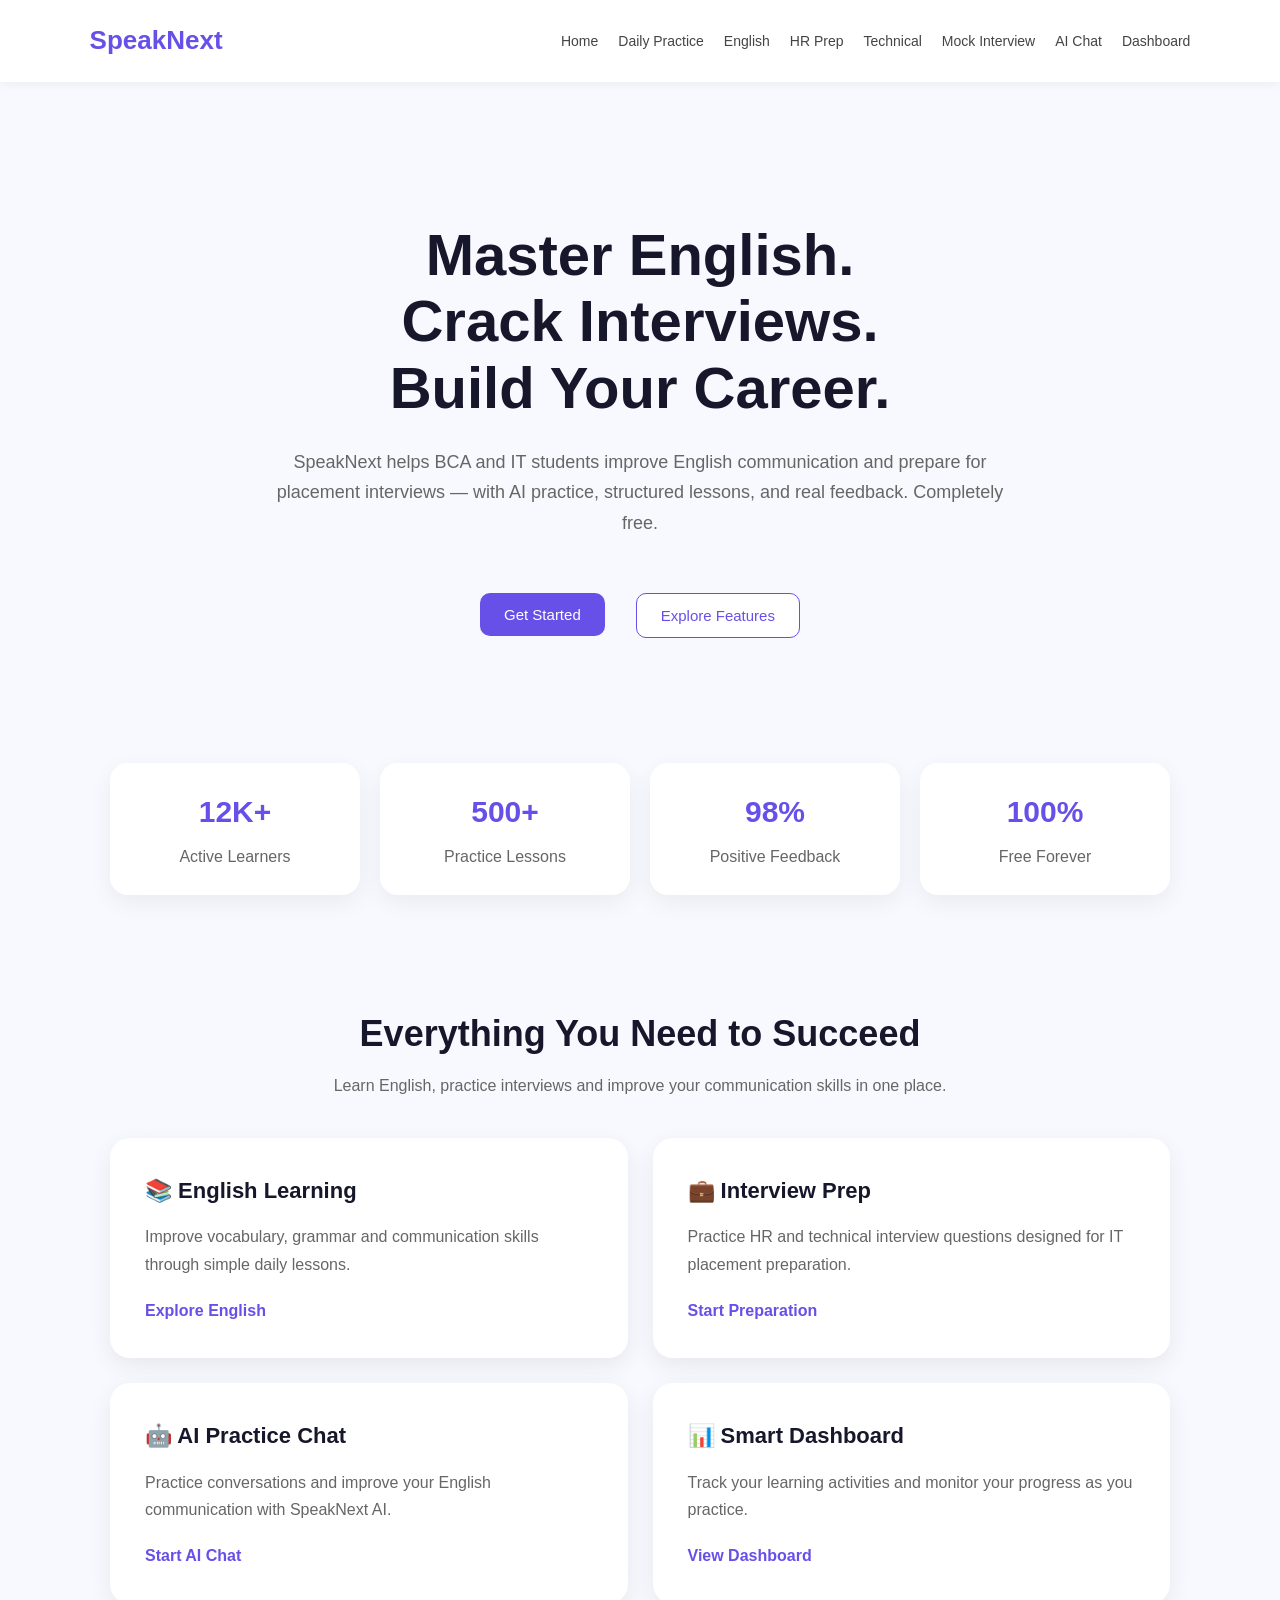
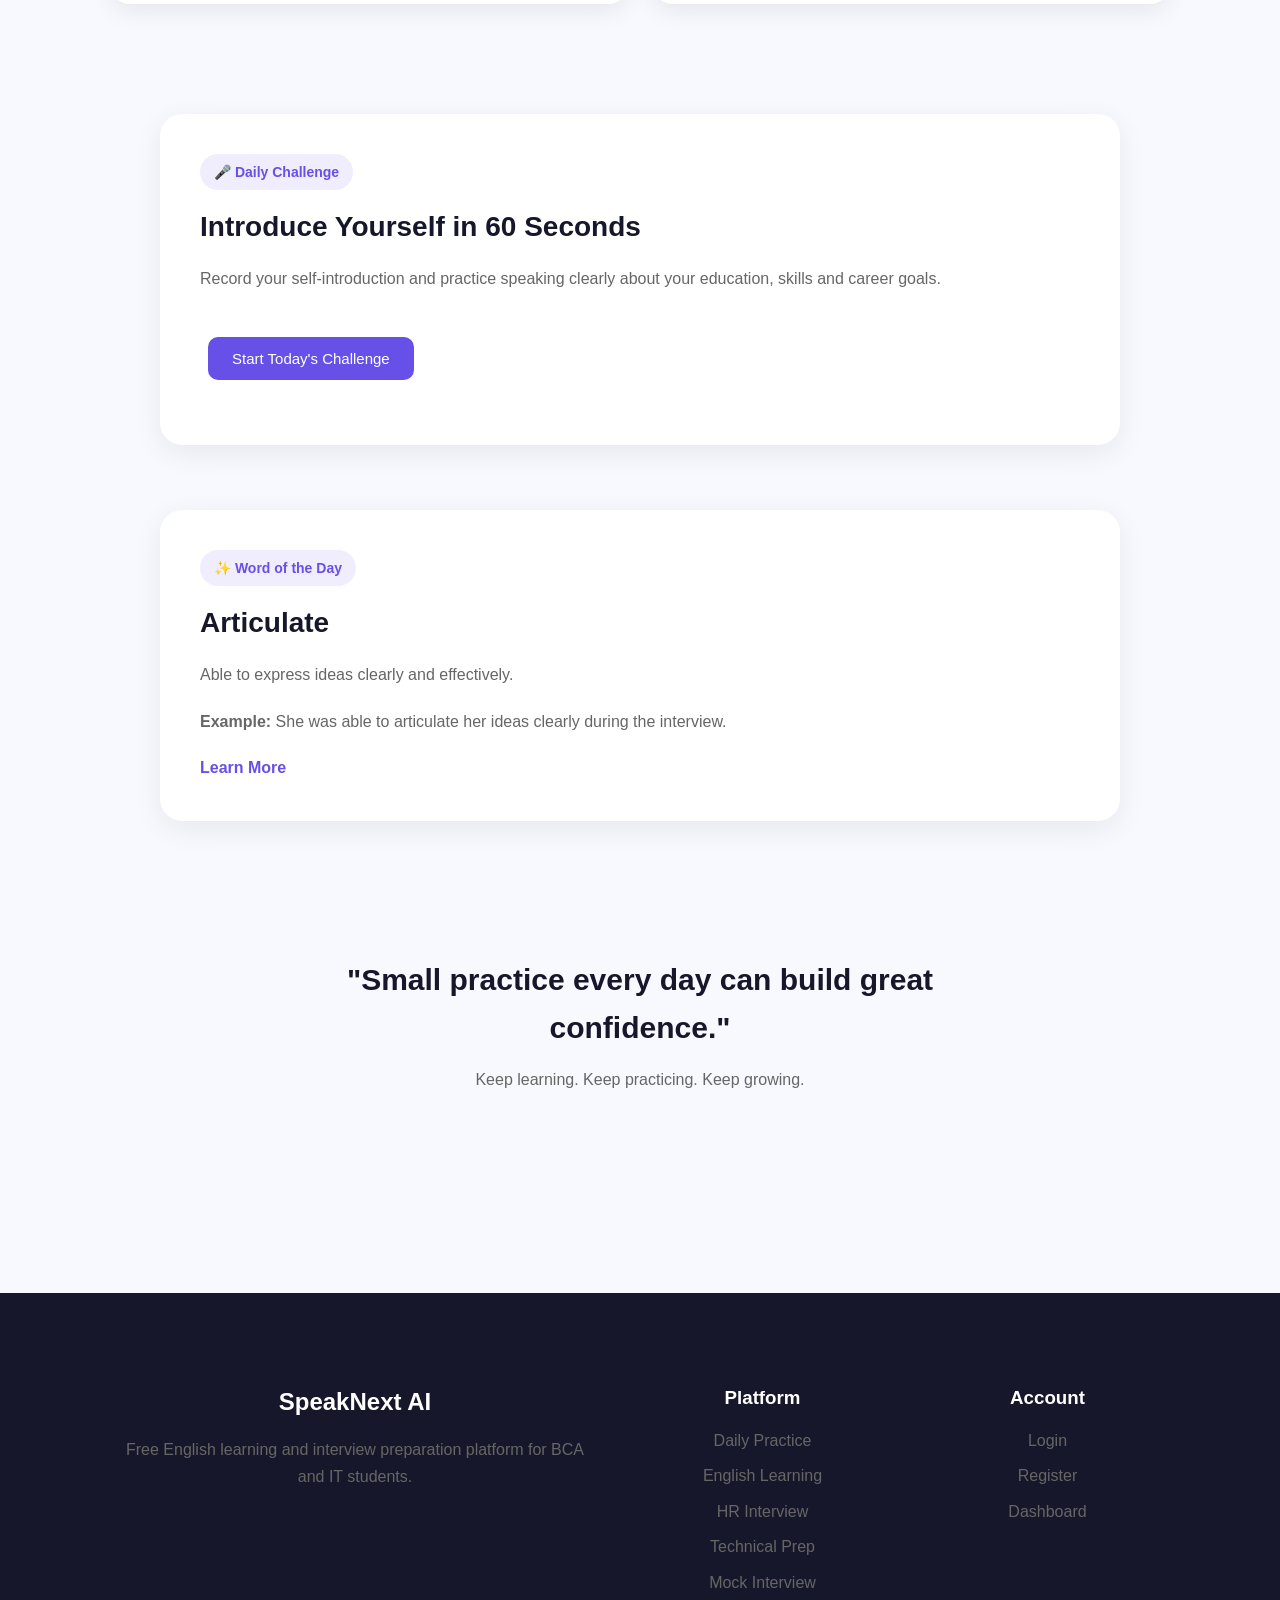
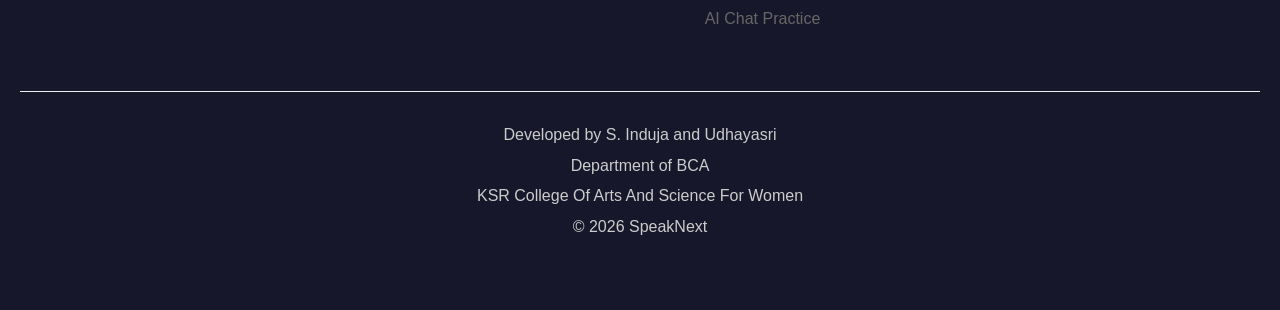
<file: frontend/index.html>
<!DOCTYPE html>
<html lang="en">

<head>
    <meta charset="UTF-8">
    <meta name="viewport" content="width=device-width, initial-scale=1.0">

    <title>SpeakNext AI - English & Interview Preparation</title>

    <link rel="stylesheet" href="style.css">
</head>

<body>

    <header>

        <h2>SpeakNext</h2>

        <nav>
            <a href="index.html">Home</a>
            <a href="pages/daily-practice.html">Daily Practice</a>
            <a href="pages/english.html">English</a>
            <a href="pages/hr-prep.html">HR Prep</a>
            <a href="pages/technical.html">Technical</a>
            <a href="pages/mock-interview.html">Mock Interview</a>
            <a href="pages/ai-chat.html">AI Chat</a>
            <a href="pages/dashboard.html">Dashboard</a>
        </nav>

    </header>

    <main>

        <!-- HERO SECTION -->

        <section class="hero">

            <div class="hero-content">

                <h1>
                    Master English.<br>
                    Crack Interviews.<br>
                    Build Your Career.
                </h1>

                <p>
                    SpeakNext helps BCA and IT students improve English
                    communication and prepare for placement interviews —
                    with AI practice, structured lessons, and real feedback.
                    Completely free.
                </p>

                <div class="hero-buttons">

                    <a href="pages/daily-practice.html">
                        <button>Get Started</button>
                    </a>

                    <a href="#features">
                        <button class="secondary-button">
                            Explore Features
                        </button>
                    </a>

                </div>

            </div>

        </section>


        <!-- STATS -->

        <section class="stats-section">

            <div class="stat-card">
                <h2>12K+</h2>
                <p>Active Learners</p>
            </div>

            <div class="stat-card">
                <h2>500+</h2>
                <p>Practice Lessons</p>
            </div>

            <div class="stat-card">
                <h2>98%</h2>
                <p>Positive Feedback</p>
            </div>

            <div class="stat-card">
                <h2>100%</h2>
                <p>Free Forever</p>
            </div>

        </section>


        <!-- FEATURES -->

        <section class="features-section" id="features">

            <h2>Everything You Need to Succeed</h2>

            <p class="section-intro">
                Learn English, practice interviews and improve your
                communication skills in one place.
            </p>

            <div class="features-grid">

                <div class="feature-card">

                    <h3>📚 English Learning</h3>

                    <p>
                        Improve vocabulary, grammar and communication
                        skills through simple daily lessons.
                    </p>

                    <a href="pages/english.html">
                        Explore English
                    </a>

                </div>


                <div class="feature-card">

                    <h3>💼 Interview Prep</h3>

                    <p>
                        Practice HR and technical interview questions
                        designed for IT placement preparation.
                    </p>

                    <a href="pages/hr-prep.html">
                        Start Preparation
                    </a>

                </div>


                <div class="feature-card">

                    <h3>🤖 AI Practice Chat</h3>

                    <p>
                        Practice conversations and improve your English
                        communication with SpeakNext AI.
                    </p>

                    <a href="pages/ai-chat.html">
                        Start AI Chat
                    </a>

                </div>


                <div class="feature-card">

                    <h3>📊 Smart Dashboard</h3>

                    <p>
                        Track your learning activities and monitor your
                        progress as you practice.
                    </p>

                    <a href="pages/dashboard.html">
                        View Dashboard
                    </a>

                </div>

            </div>

        </section>


        <!-- DAILY CHALLENGE -->

        <section class="challenge-section">

            <div class="challenge-card">

                <span>🎤 Daily Challenge</span>

                <h2>Introduce Yourself in 60 Seconds</h2>

                <p>
                    Record your self-introduction and practice speaking
                    clearly about your education, skills and career goals.
                </p>

                <a href="pages/daily-practice.html">
                    <button>Start Today's Challenge</button>
                </a>

            </div>

        </section>


        <!-- WORD OF THE DAY -->

        <section class="word-section">

            <div class="word-card">

                <span>✨ Word of the Day</span>

                <h2>Articulate</h2>

                <p>
                    Able to express ideas clearly and effectively.
                </p>

                <p>
                    <strong>Example:</strong>
                    She was able to articulate her ideas clearly
                    during the interview.
                </p>

                <a href="pages/english.html">
                    Learn More
                </a>

            </div>

        </section>


        <!-- MOTIVATION -->

        <section class="motivation-section">

            <h2>
                "Small practice every day can build great confidence."
            </h2>

            <p>
                Keep learning. Keep practicing. Keep growing.
            </p>

        </section>

    </main>


    <!-- FOOTER -->

    <footer>

        <div class="footer-content">

            <div>

                <h2>SpeakNext AI</h2>

                <p>
                    Free English learning and interview preparation
                    platform for BCA and IT students.
                </p>

            </div>


            <div>

                <h3>Platform</h3>

                <a href="pages/daily-practice.html">
                    Daily Practice
                </a>

                <a href="pages/english.html">
                    English Learning
                </a>

                <a href="pages/hr-prep.html">
                    HR Interview
                </a>

                <a href="pages/technical.html">
                    Technical Prep
                </a>

                <a href="pages/mock-interview.html">
                    Mock Interview
                </a>

                <a href="pages/ai-chat.html">
                    AI Chat Practice
                </a>

            </div>


            <div>

                <h3>Account</h3>

                <a href="pages/login.html">
                    Login
                </a>

                <a href="pages/register.html">
                    Register
                </a>

                <a href="pages/dashboard.html">
                    Dashboard
                </a>

            </div>

        </div>


        <div class="footer-bottom">

            <p>
                Developed by S. Induja and Udhayasri
            </p>

            <p>
                Department of BCA
            </p>

            <p>
                KSR College Of Arts And Science For Women
            </p>

            <p>
                © 2026 SpeakNext
            </p>

        </div>

    </footer>


</body>

</html>
</file>
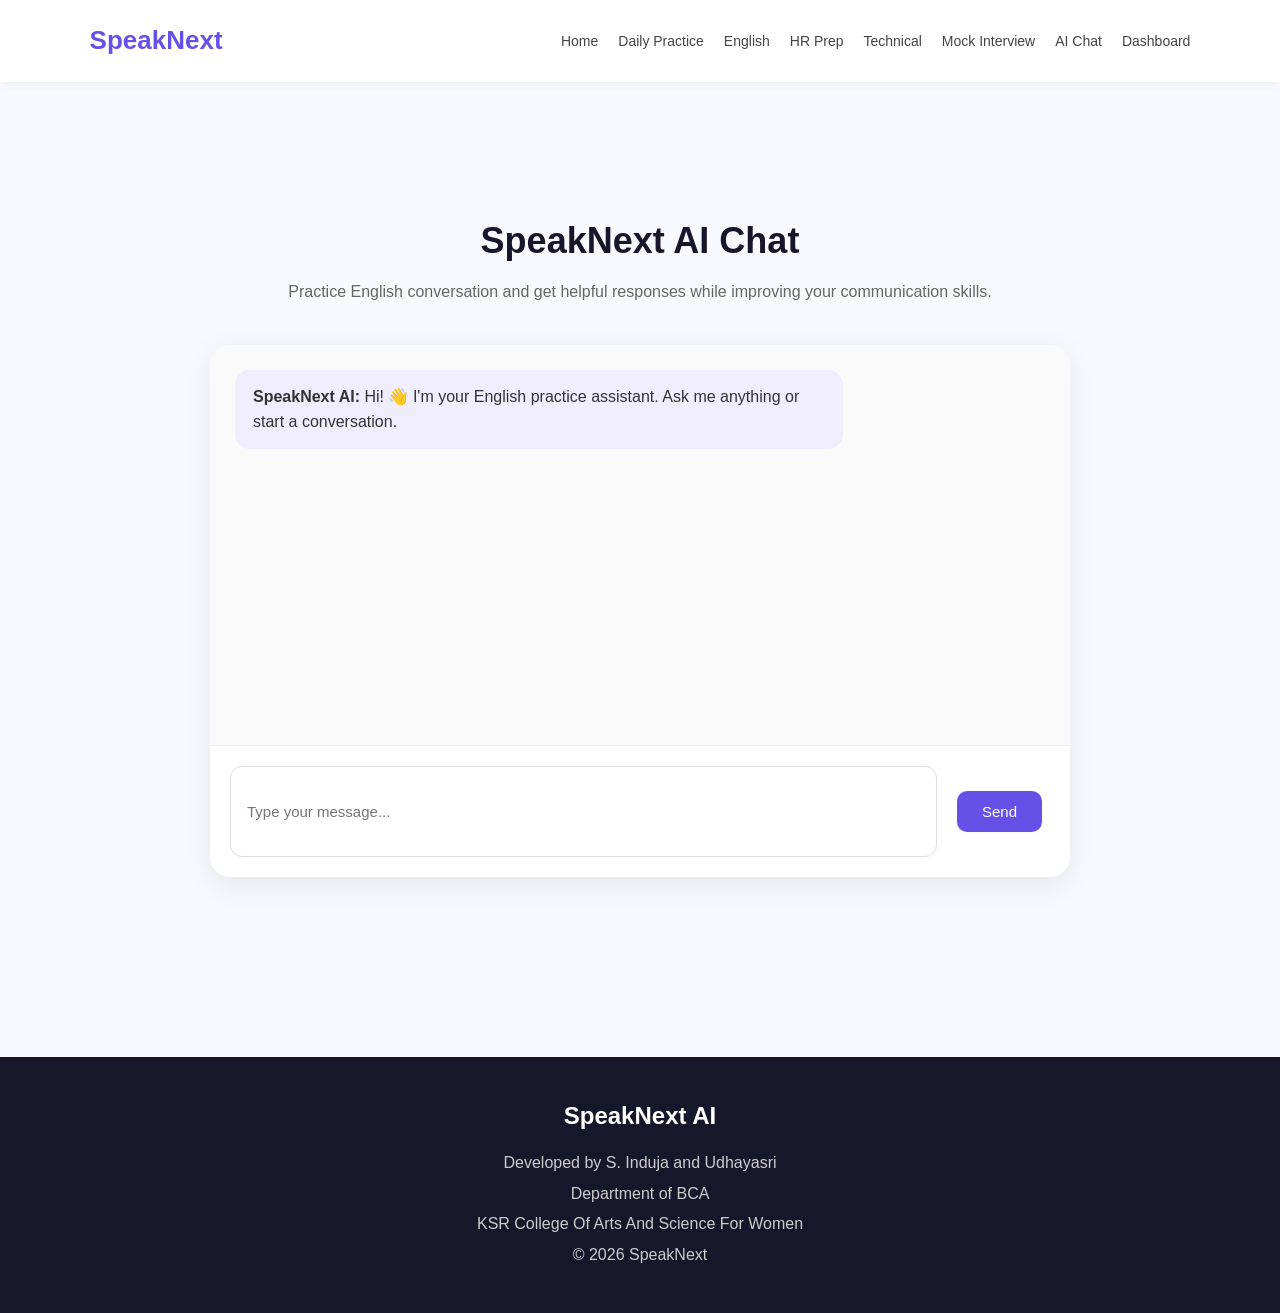
<file: frontend/pages/ai-chat.html>
<!DOCTYPE html>
<html lang="en">

<head>
    <meta charset="UTF-8">
    <meta name="viewport" content="width=device-width, initial-scale=1.0">

    <title>AI Chat - SpeakNext AI</title>

    <link rel="stylesheet" href="../style.css">
</head>

<body>

    <header>
        <h2>SpeakNext</h2>

        <nav>
    <a href="../index.html">Home</a>
    <a href="daily-practice.html">Daily Practice</a>
    <a href="english.html">English</a>
    <a href="hr-prep.html">HR Prep</a>
    <a href="technical.html">Technical</a>
    <a href="mock-interview.html">Mock Interview</a>
    <a href="ai-chat.html">AI Chat</a>
    <a href="dashboard.html">Dashboard</a>
</nav>
    </header>

    <main>

        <section class="chat-container">

            <h1>SpeakNext AI Chat</h1>

            <p class="chat-intro">
                Practice English conversation and get helpful responses
                while improving your communication skills.
            </p>

            <div class="chat-card">

                <div id="chatMessages" class="chat-messages">

                    <div class="bot-message">
                        <strong>SpeakNext AI:</strong>
                        Hi! 👋 I'm your English practice assistant.
                        Ask me anything or start a conversation.
                    </div>

                </div>

                <div class="chat-input-area">

                    <input
                        type="text"
                        id="chatInput"
                        placeholder="Type your message..."
                        autocomplete="off">

                    <button onclick="sendChatMessage()">
                        Send
                    </button>

                </div>

            </div>

        </section>

    </main>

    <footer>

        <h2>SpeakNext AI</h2>

        <p>Developed by S. Induja and Udhayasri</p>
        <p>Department of BCA</p>
        <p>KSR College Of Arts And Science For Women</p>
        <p>© 2026 SpeakNext</p>

    </footer>

    <script src="../js/script.js"></script>

</body>
</html>
</file>
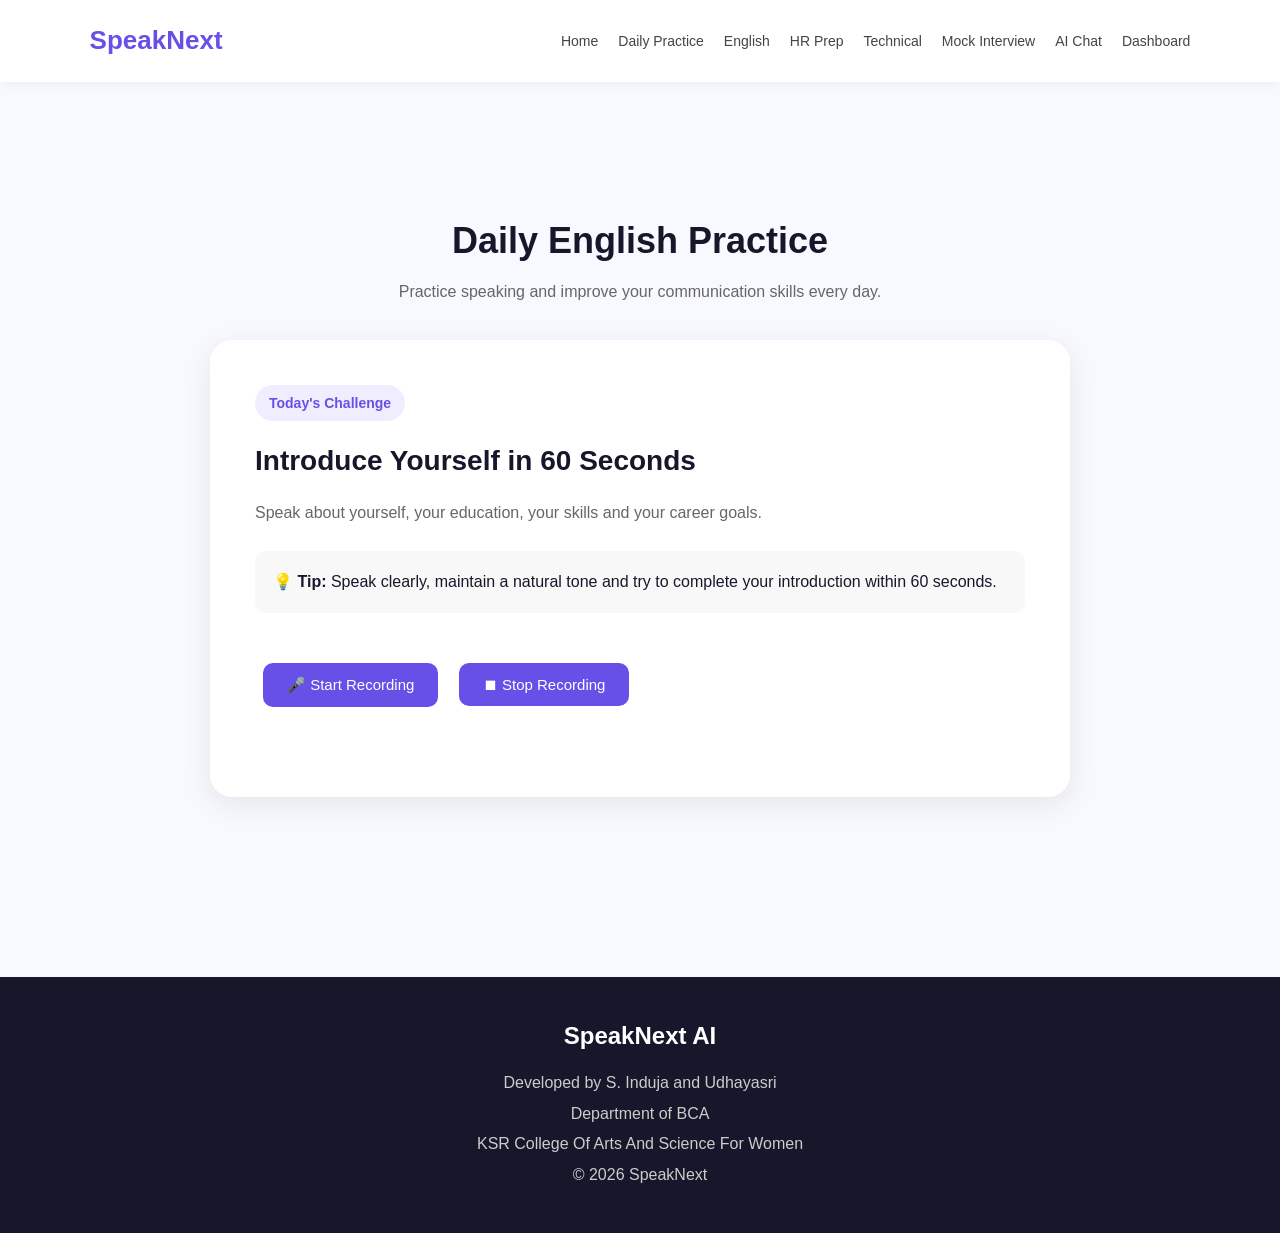
<file: frontend/pages/daily-practice.html>
<!DOCTYPE html>
<html lang="en">
<head>
    <meta charset="UTF-8">
    <meta name="viewport" content="width=device-width, initial-scale=1.0">

    <title>Daily Practice - SpeakNext AI</title>

    <link rel="stylesheet" href="../style.css">
</head>

<body>

    <header>
        <h2>SpeakNext</h2>

        <nav>
    <a href="../index.html">Home</a>
    <a href="daily-practice.html">Daily Practice</a>
    <a href="english.html">English</a>
    <a href="hr-prep.html">HR Prep</a>
    <a href="technical.html">Technical</a>
    <a href="mock-interview.html">Mock Interview</a>
    <a href="ai-chat.html">AI Chat</a>
    <a href="dashboard.html">Dashboard</a>
        </nav>
    </header>


    <main>

        <section class="practice-container">

            <h1>Daily English Practice</h1>

            <p>
                Practice speaking and improve your communication skills every day.
            </p>


            <div class="practice-card">

                <span class="practice-label">Today's Challenge</span>

                <h2>Introduce Yourself in 60 Seconds</h2>

                <p>
                    Speak about yourself, your education, your skills and
                    your career goals.
                </p>

                <div class="practice-tip">
                    <strong>💡 Tip:</strong>
                    Speak clearly, maintain a natural tone and try to complete
                    your introduction within 60 seconds.
                </div>

                <div class="recording-area">

    <button id="startPracticeBtn">
        🎤 Start Recording
    </button>

    <button id="stopPracticeBtn" disabled>
        ⏹ Stop Recording
    </button>

    <p id="recordingStatus"></p>

</div>

                <p id="practiceMessage"></p>

            </div>

        </section>

    </main>


    <footer>

        <h2>SpeakNext AI</h2>

        <p>Developed by S. Induja and Udhayasri</p>

        <p>Department of BCA</p>

        <p>KSR College Of Arts And Science For Women</p>

        <p>© 2026 SpeakNext</p>

    </footer>


    <script src="../js/script.js"></script>

</body>
</html>
</file>
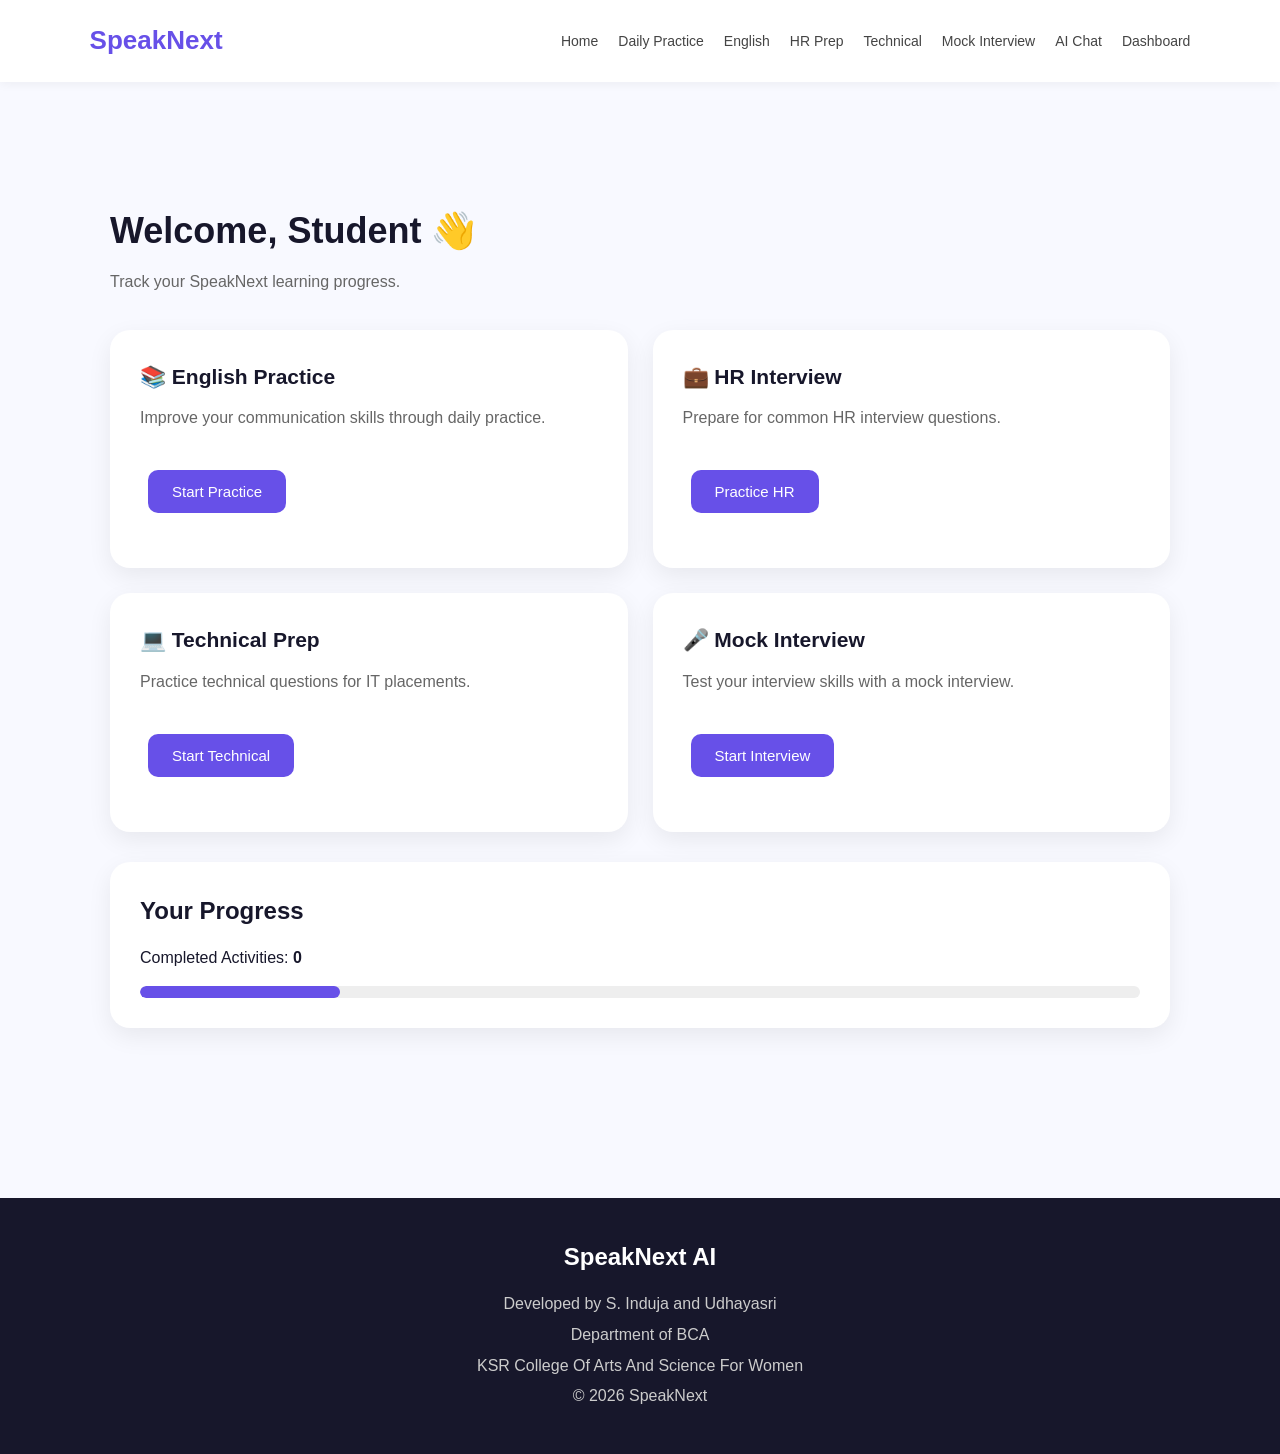
<file: frontend/pages/dashboard.html>
<!DOCTYPE html>
<html lang="en">
<head>
    <meta charset="UTF-8">
    <meta name="viewport" content="width=device-width, initial-scale=1.0">

    <title>Dashboard - SpeakNext AI</title>

    <link rel="stylesheet" href="../style.css">
</head>

<body>

    <header>
        <h2>SpeakNext</h2>

        <nav>
            <a href="../index.html">Home</a>
            <a href="daily-practice.html">Daily Practice</a>
            <a href="english.html">English</a>
            <a href="hr-prep.html">HR Prep</a>
            <a href="technical.html">Technical</a>
            <a href="mock-interview.html">Mock Interview</a>
            <a href="ai-chat.html">AI Chat</a>
            <a href="dashboard.html">Dashboard</a>
        </nav>
    </header>


    <main>

        <section class="dashboard-container">

            <h1>Welcome, <span id="userName">Student</span> 👋</h1>

            <p>Track your SpeakNext learning progress.</p>


            <div class="dashboard-grid">

                <div class="dashboard-card">
                    <h3>📚 English Practice</h3>
                    <p>Improve your communication skills through daily practice.</p>

                    <button onclick="window.location.href='daily-practice.html'">
                        Start Practice
                    </button>
                </div>


                <div class="dashboard-card">
                    <h3>💼 HR Interview</h3>
                    <p>Prepare for common HR interview questions.</p>

                    <button onclick="window.location.href='hr-prep.html'">
                        Practice HR
                    </button>
                </div>


                <div class="dashboard-card">
                    <h3>💻 Technical Prep</h3>
                    <p>Practice technical questions for IT placements.</p>

                    <button onclick="window.location.href='technical.html'">
                        Start Technical
                    </button>
                </div>


                <div class="dashboard-card">
                    <h3>🎤 Mock Interview</h3>
                    <p>Test your interview skills with a mock interview.</p>

                    <button onclick="window.location.href='mock-interview.html'">
                        Start Interview
                    </button>
                </div>

            </div>


            <div class="progress-section">

                <h2>Your Progress</h2>

                <p>
                    Completed Activities:
                    <strong id="activityCount">Loading...</strong>
                </p>

                <div class="progress-bar">
                    <div class="progress-fill"></div>
                </div>

            </div>

        </section>

    </main>


    <footer>

        <h2>SpeakNext AI</h2>

        <p>Developed by S. Induja and Udhayasri</p>

        <p>Department of BCA</p>

        <p>KSR College Of Arts And Science For Women</p>

        <p>© 2026 SpeakNext</p>

    </footer>


    <script src="../js/script.js"></script>

    <script>

        const user = JSON.parse(
            localStorage.getItem("speaknextUser")
        );

        if (user) {
            document.getElementById("userName").textContent = user.name;
        }

    </script>

</body>
</html>
</file>
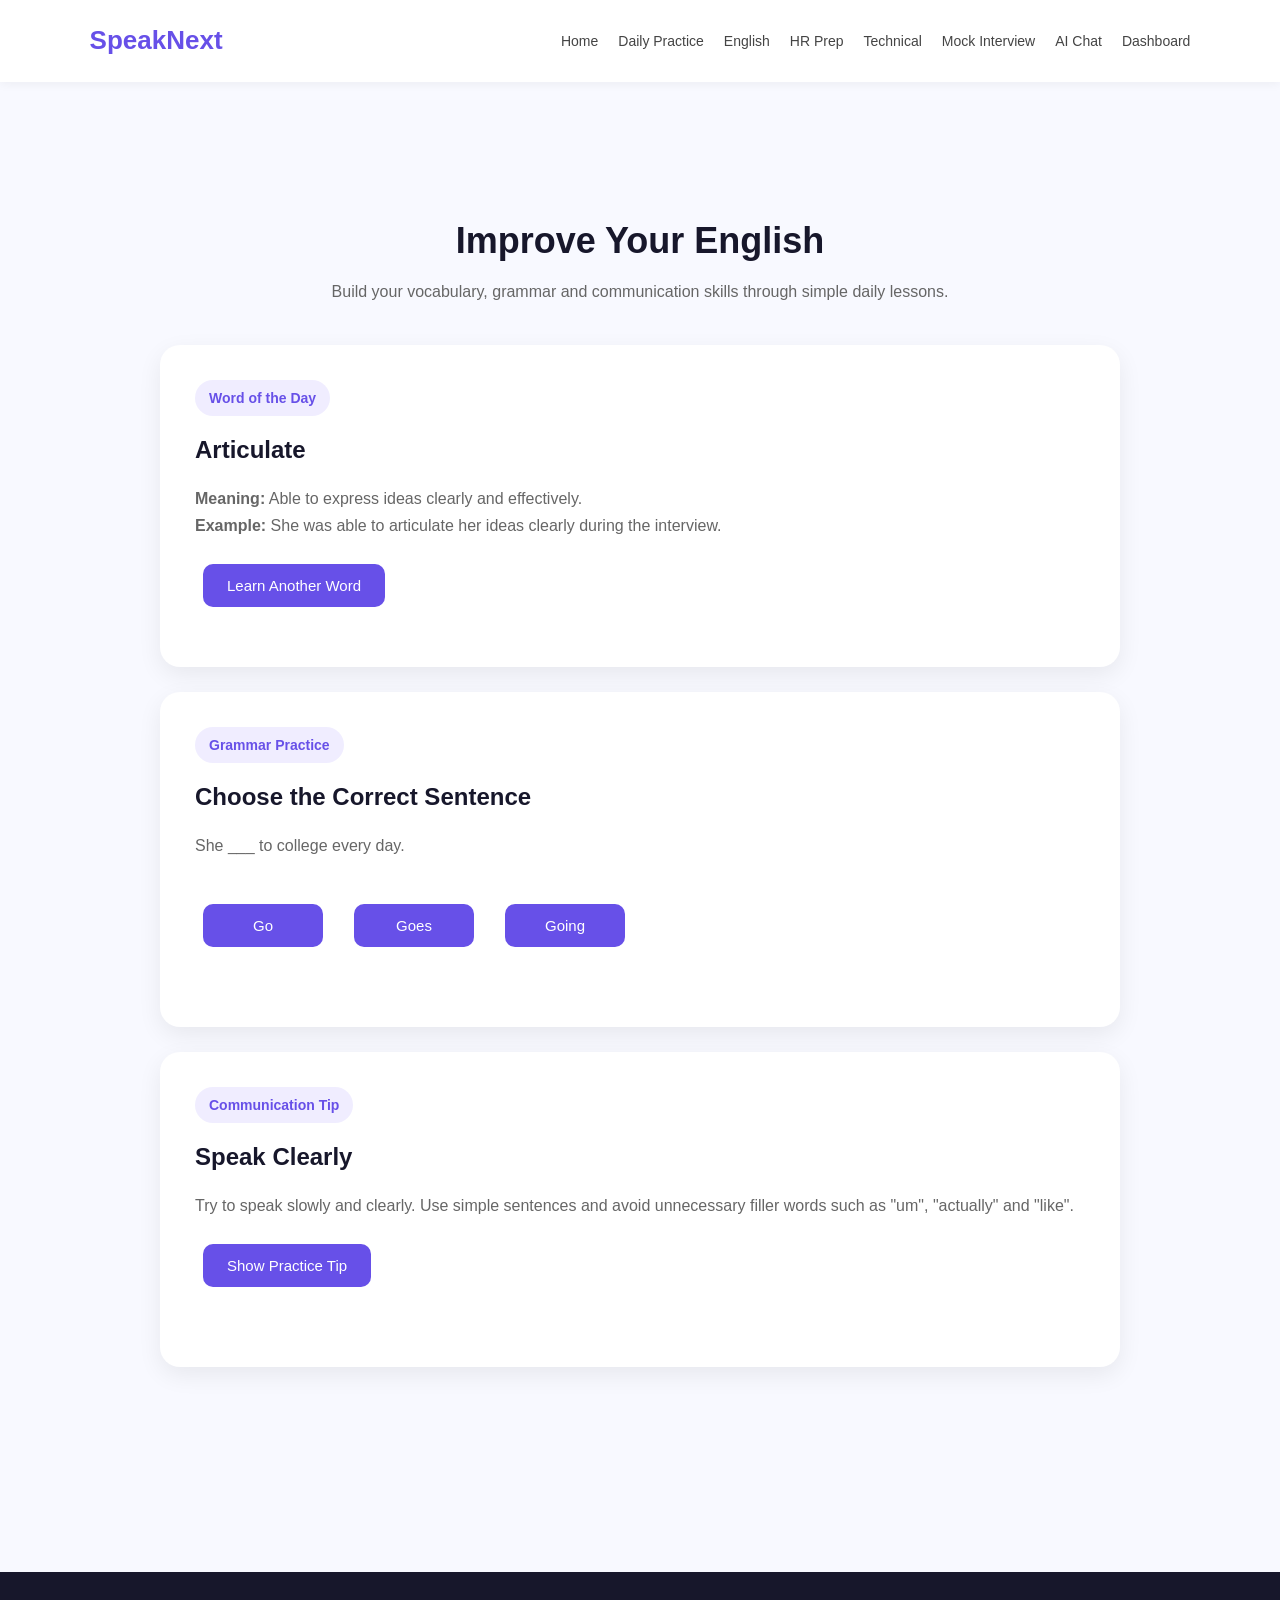
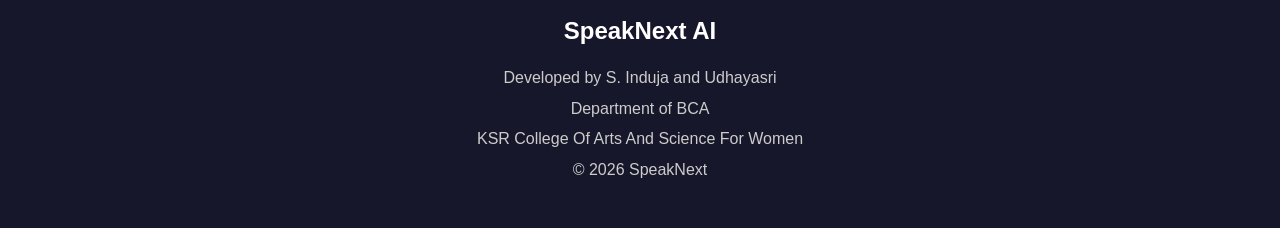
<file: frontend/pages/english.html>
<!DOCTYPE html>
<html lang="en">
<head>
    <meta charset="UTF-8">
    <meta name="viewport" content="width=device-width, initial-scale=1.0">

    <title>English Learning - SpeakNext AI</title>

    <link rel="stylesheet" href="../style.css">
</head>

<body>

    <!-- HEADER -->

    <header>
        <h2>SpeakNext</h2>

        <nav>
    <a href="../index.html">Home</a>
    <a href="daily-practice.html">Daily Practice</a>
    <a href="english.html">English</a>
    <a href="hr-prep.html">HR Prep</a>
    <a href="technical.html">Technical</a>
    <a href="mock-interview.html">Mock Interview</a>
    <a href="ai-chat.html">AI Chat</a>
    <a href="dashboard.html">Dashboard</a>
</nav>
    </header>


    <!-- MAIN -->

    <main>

        <section class="english-container">

            <h1>Improve Your English</h1>

            <p class="english-intro">
                Build your vocabulary, grammar and communication skills
                through simple daily lessons.
            </p>


            <!-- VOCABULARY -->

            <div class="english-card">

                <span class="english-label">
                    Word of the Day
                </span>

                <h2 id="wordTitle">
                    Articulate
                </h2>

                <p>
                    <strong>Meaning:</strong>
                    Able to express ideas clearly and effectively.
                </p>

                <p>
                    <strong>Example:</strong>
                    She was able to articulate her ideas clearly
                    during the interview.
                </p>

                <button onclick="showWord()">
                    Learn Another Word
                </button>

            </div>


            <!-- GRAMMAR -->

            <div class="english-card">

                <span class="english-label">
                    Grammar Practice
                </span>

                <h2>Choose the Correct Sentence</h2>

                <p id="grammarQuestion">
                    She ___ to college every day.
                </p>

                <div class="grammar-options">

                    <button onclick="checkAnswer('go')">
                        Go
                    </button>

                    <button onclick="checkAnswer('goes')">
                        Goes
                    </button>

                    <button onclick="checkAnswer('going')">
                        Going
                    </button>

                </div>

                <p id="grammarResult"></p>

            </div>


            <!-- COMMUNICATION -->

            <div class="english-card">

                <span class="english-label">
                    Communication Tip
                </span>

                <h2>Speak Clearly</h2>

                <p>
                    Try to speak slowly and clearly. Use simple sentences
                    and avoid unnecessary filler words such as "um",
                    "actually" and "like".
                </p>

                <button onclick="showTip()">
                    Show Practice Tip
                </button>

                <p id="communicationTip"></p>

            </div>

        </section>

    </main>


    <!-- FOOTER -->

    <footer>

        <h2>SpeakNext AI</h2>

        <p>
            Developed by S. Induja and Udhayasri
        </p>

        <p>
            Department of BCA
        </p>

        <p>
            KSR College Of Arts And Science For Women
        </p>

        <p>
            © 2026 SpeakNext
        </p>

    </footer>


    <script src="../js/script.js"></script>

</body>
</html>
</file>
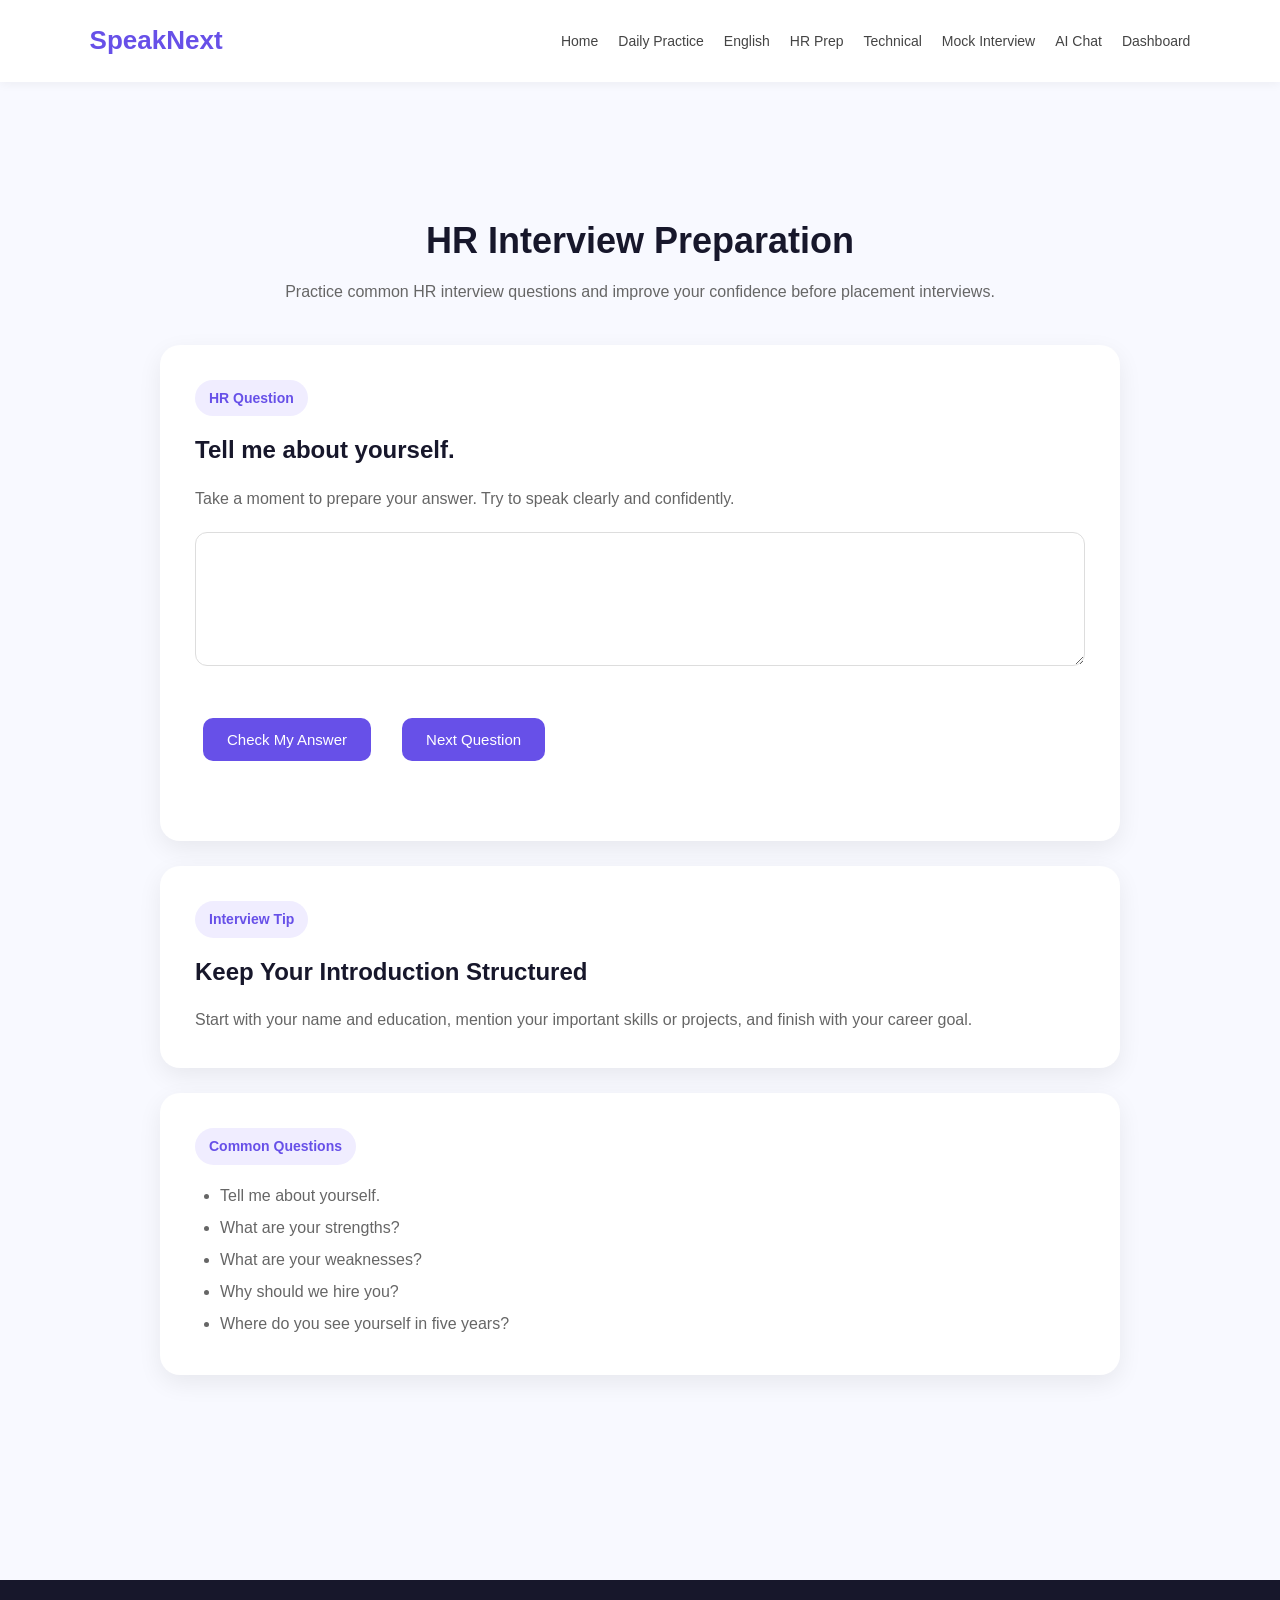
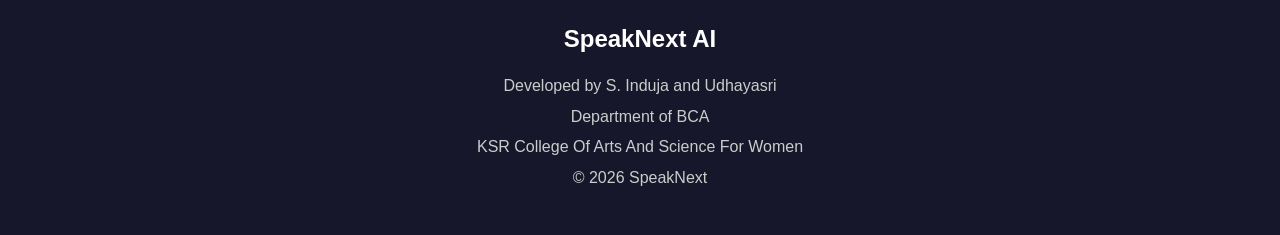
<file: frontend/pages/hr-prep.html>
<!DOCTYPE html>
<html lang="en">

<head>
    <meta charset="UTF-8">
    <meta name="viewport" content="width=device-width, initial-scale=1.0">

    <title>HR Prep - SpeakNext AI</title>

    <link rel="stylesheet" href="../style.css">
</head>

<body>

    <!-- HEADER -->

    <header>
        <h2>SpeakNext</h2>

        <nav>
    <a href="../index.html">Home</a>
    <a href="daily-practice.html">Daily Practice</a>
    <a href="english.html">English</a>
    <a href="hr-prep.html">HR Prep</a>
    <a href="technical.html">Technical</a>
    <a href="mock-interview.html">Mock Interview</a>
    <a href="ai-chat.html">AI Chat</a>
    <a href="dashboard.html">Dashboard</a>
</nav>
    </header>


    <!-- MAIN -->

    <main>

        <section class="hr-container">

            <h1>HR Interview Preparation</h1>

            <p class="hr-intro">
                Practice common HR interview questions and improve
                your confidence before placement interviews.
            </p>


            <!-- QUESTION CARD -->

            <div class="hr-card">

                <span class="hr-label">
                    HR Question
                </span>

                <h2 id="hrQuestion">
                    Tell me about yourself.
                </h2>

                <p>
                    Take a moment to prepare your answer.
                    Try to speak clearly and confidently.
                </p>


                <textarea
                    id="hrAnswer"
                    placeholder="Type your answer here..."
                    rows="6">
                </textarea>


                <div class="hr-buttons">

                    <button onclick="checkHRAnswer()">
                        Check My Answer
                    </button>

                    <button onclick="nextHRQuestion()">
                        Next Question
                    </button>

                </div>


                <p id="hrFeedback"></p>

            </div>


            <!-- TIPS -->

            <div class="hr-card">

                <span class="hr-label">
                    Interview Tip
                </span>

                <h2>Keep Your Introduction Structured</h2>

                <p>
                    Start with your name and education, mention your
                    important skills or projects, and finish with your
                    career goal.
                </p>

            </div>


            <!-- QUESTIONS -->

            <div class="hr-card">

                <span class="hr-label">
                    Common Questions
                </span>

                <ul class="hr-question-list">

                    <li>Tell me about yourself.</li>

                    <li>What are your strengths?</li>

                    <li>What are your weaknesses?</li>

                    <li>Why should we hire you?</li>

                    <li>Where do you see yourself in five years?</li>

                </ul>

            </div>

        </section>

    </main>


    <!-- FOOTER -->

    <footer>

        <h2>SpeakNext AI</h2>

        <p>
            Developed by S. Induja and Udhayasri
        </p>

        <p>
            Department of BCA
        </p>

        <p>
            KSR College Of Arts And Science For Women
        </p>

        <p>
            © 2026 SpeakNext
        </p>

    </footer>


    <script src="../js/script.js"></script>

</body>

</html>
</file>
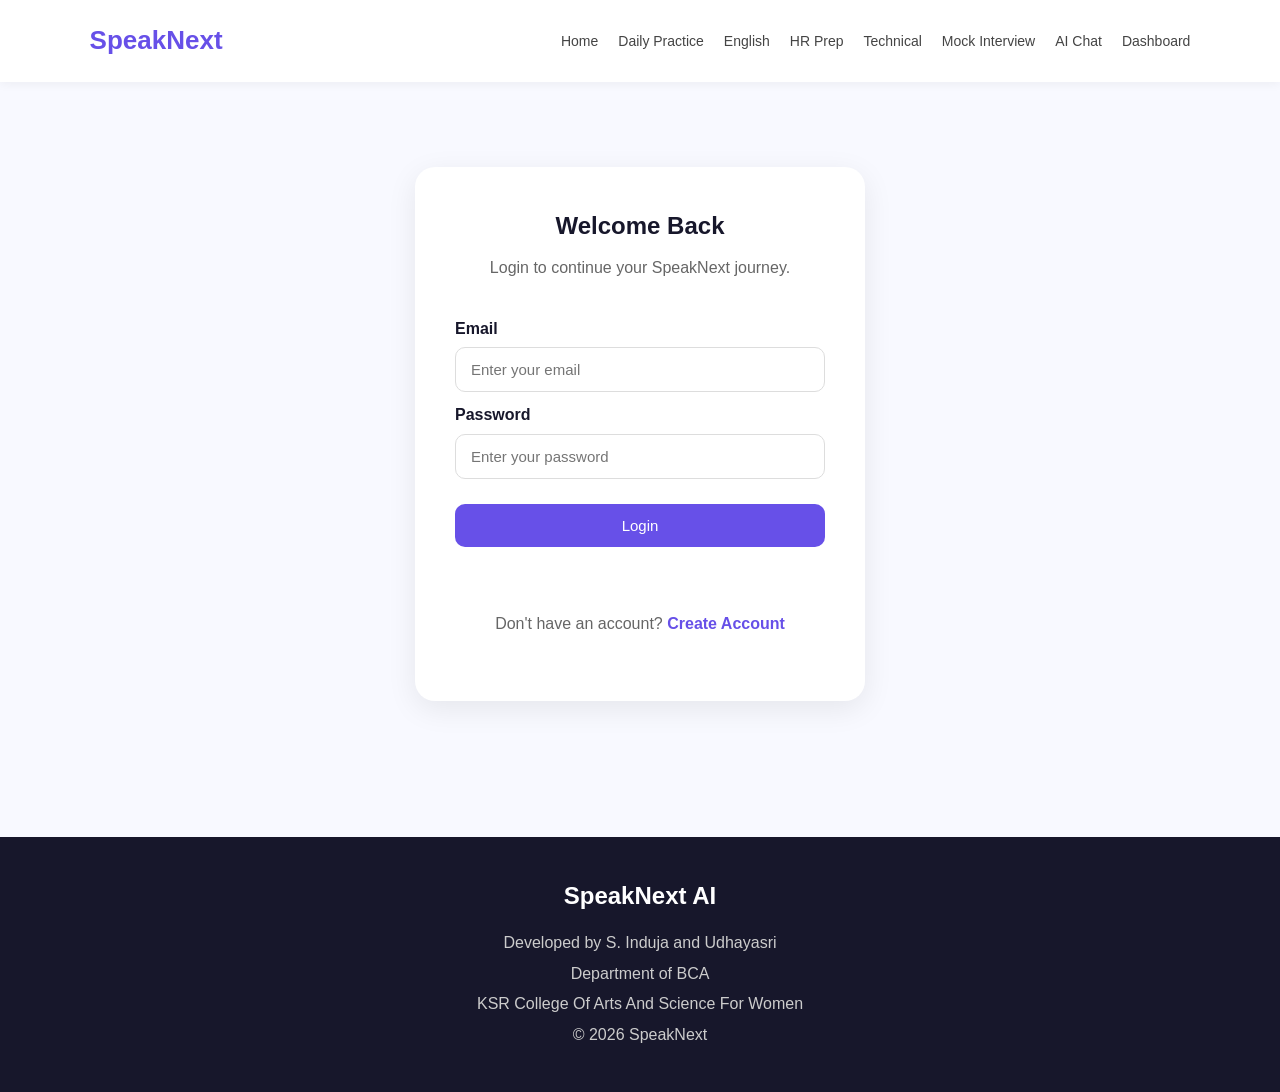
<file: frontend/pages/login.html>
<!DOCTYPE html>
<html lang="en">
<head>
    <meta charset="UTF-8">
    <meta name="viewport" content="width=device-width, initial-scale=1.0">
    <title>Login - SpeakNext AI</title>

    <link rel="stylesheet" href="../style.css">
</head>

<body>

    <header>
        <h2>SpeakNext</h2>

        <nav>
            <a href="../index.html">Home</a>
            <a href="#">Daily Practice</a>
            <a href="#">English</a>
            <a href="#">HR Prep</a>
            <a href="#">Technical</a>
            <a href="#">Mock Interview</a>
            <a href="#">AI Chat</a>
            <a href="#">Dashboard</a>
        </nav>
    </header>

    <main>

        <section class="auth-container">

            <div class="auth-card">

                <h1>Welcome Back</h1>

                <p>Login to continue your SpeakNext journey.</p>

                <form id="loginForm">

                    <label for="email">Email</label>
                    <input
                        type="email"
                        id="email"
                        placeholder="Enter your email"
                        required
                    >

                    <label for="password">Password</label>
                    <input
                        type="password"
                        id="password"
                        placeholder="Enter your password"
                        required
                    >

                    <button type="submit">Login</button>

                </form>

                <p id="loginMessage"></p>

                <p>
                    Don't have an account?
                    <a href="register.html">Create Account</a>
                </p>

            </div>

        </section>

    </main>

    <footer>
        <h2>SpeakNext AI</h2>
        <p>Developed by S. Induja and Udhayasri</p>
        <p>Department of BCA</p>
        <p>KSR College Of Arts And Science For Women</p>
        <p>© 2026 SpeakNext</p>
    </footer>

    <script src="../js/script.js"></script>

</body>
</html>
</file>
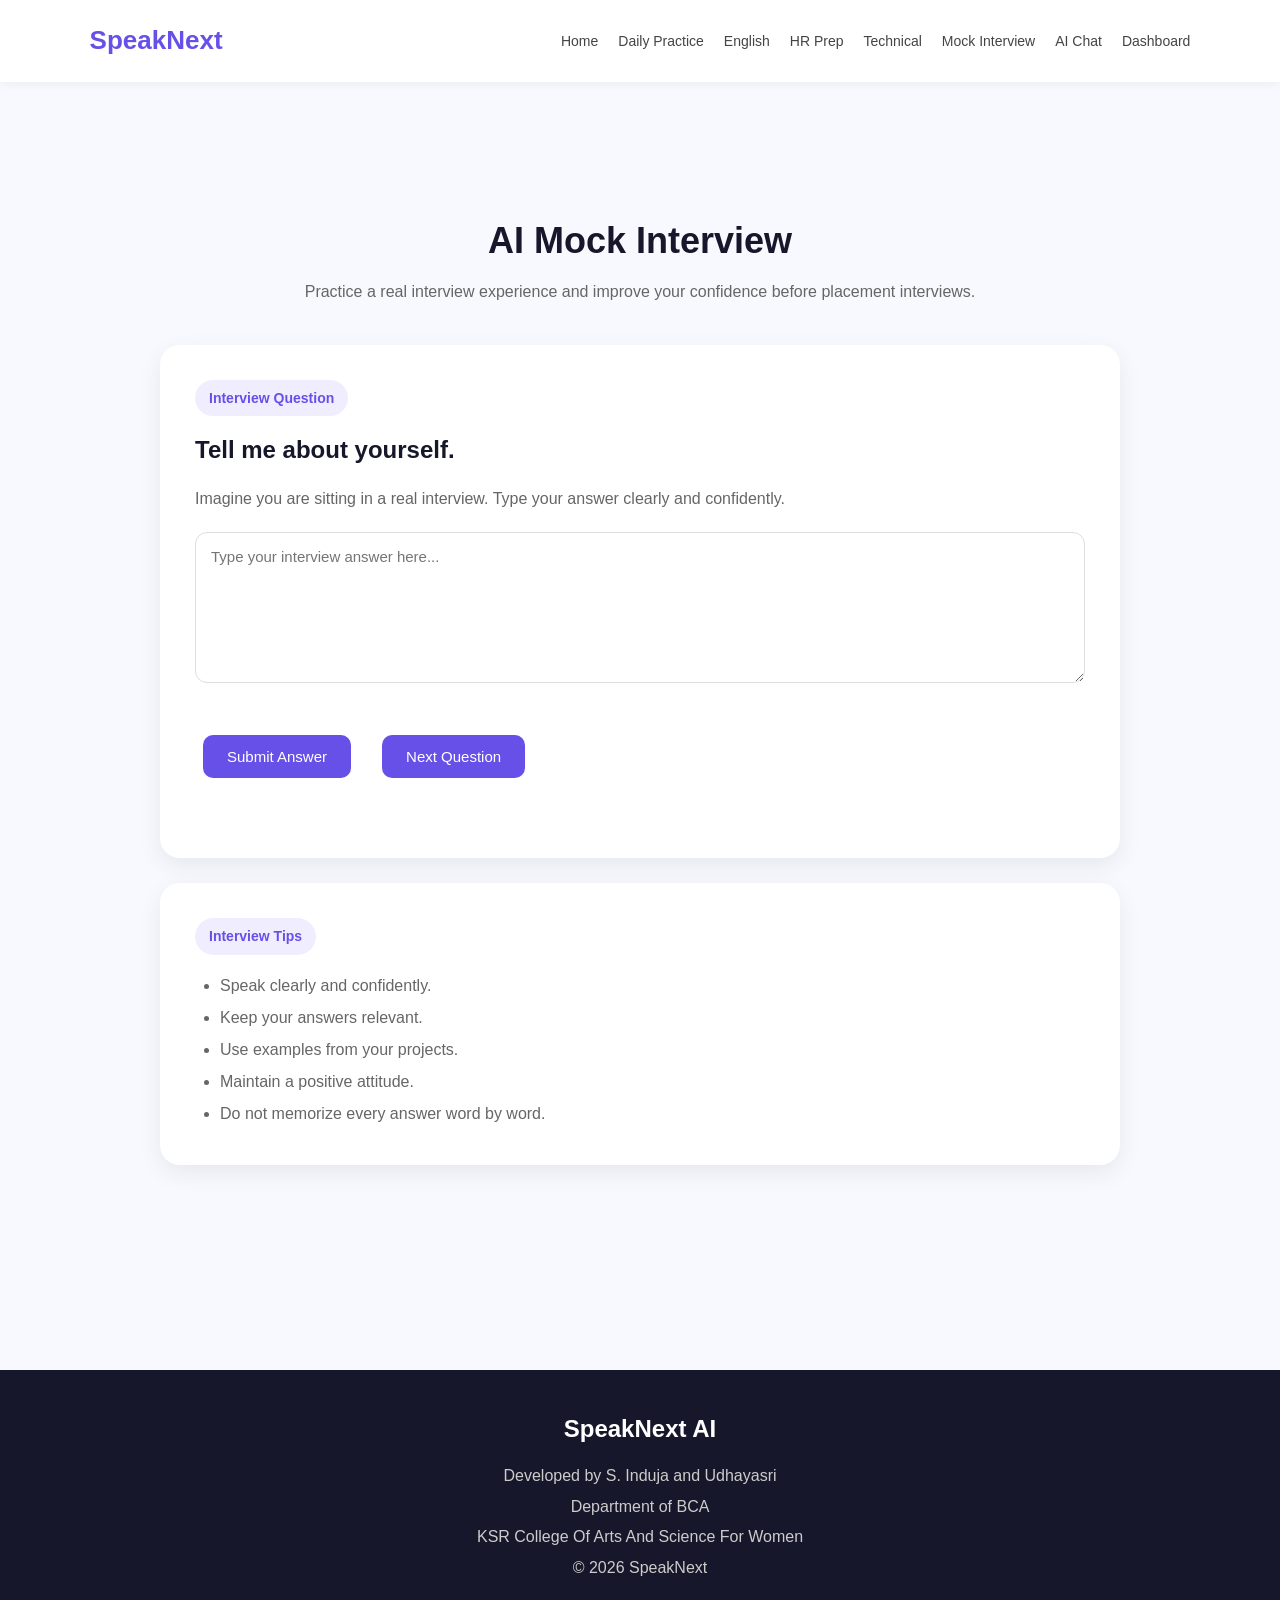
<file: frontend/pages/mock-interview.html>
<!DOCTYPE html>
<html lang="en">

<head>
    <meta charset="UTF-8">
    <meta name="viewport" content="width=device-width, initial-scale=1.0">

    <title>Mock Interview - SpeakNext AI</title>

    <link rel="stylesheet" href="../style.css">
</head>

<body>

    <header>
        <h2>SpeakNext</h2>

       <nav>
    <a href="../index.html">Home</a>
    <a href="daily-practice.html">Daily Practice</a>
    <a href="english.html">English</a>
    <a href="hr-prep.html">HR Prep</a>
    <a href="technical.html">Technical</a>
    <a href="mock-interview.html">Mock Interview</a>
    <a href="ai-chat.html">AI Chat</a>
    <a href="dashboard.html">Dashboard</a>
</nav>
    </header>

    <main>

        <section class="mock-container">

            <h1>AI Mock Interview</h1>

            <p class="mock-intro">
                Practice a real interview experience and improve
                your confidence before placement interviews.
            </p>

            <div class="mock-card">

                <span class="mock-label">
                    Interview Question
                </span>

                <h2 id="mockQuestion">
                    Tell me about yourself.
                </h2>

                <p>
                    Imagine you are sitting in a real interview.
                    Type your answer clearly and confidently.
                </p>

                <textarea
                    id="mockAnswer"
                    placeholder="Type your interview answer here..."
                    rows="7"></textarea>

                <div class="mock-buttons">

                    <button onclick="checkMockAnswer()">
                        Submit Answer
                    </button>

                    <button onclick="nextMockQuestion()">
                        Next Question
                    </button>

                </div>

                <p id="mockFeedback"></p>

            </div>

            <div class="mock-card">

                <span class="mock-label">
                    Interview Tips
                </span>

                <ul class="mock-tips">
                    <li>Speak clearly and confidently.</li>
                    <li>Keep your answers relevant.</li>
                    <li>Use examples from your projects.</li>
                    <li>Maintain a positive attitude.</li>
                    <li>Do not memorize every answer word by word.</li>
                </ul>

            </div>

        </section>

    </main>

    <footer>

        <h2>SpeakNext AI</h2>

        <p>Developed by S. Induja and Udhayasri</p>
        <p>Department of BCA</p>
        <p>KSR College Of Arts And Science For Women</p>
        <p>© 2026 SpeakNext</p>

    </footer>

    <script src="../js/script.js"></script>

</body>
</html>
</file>
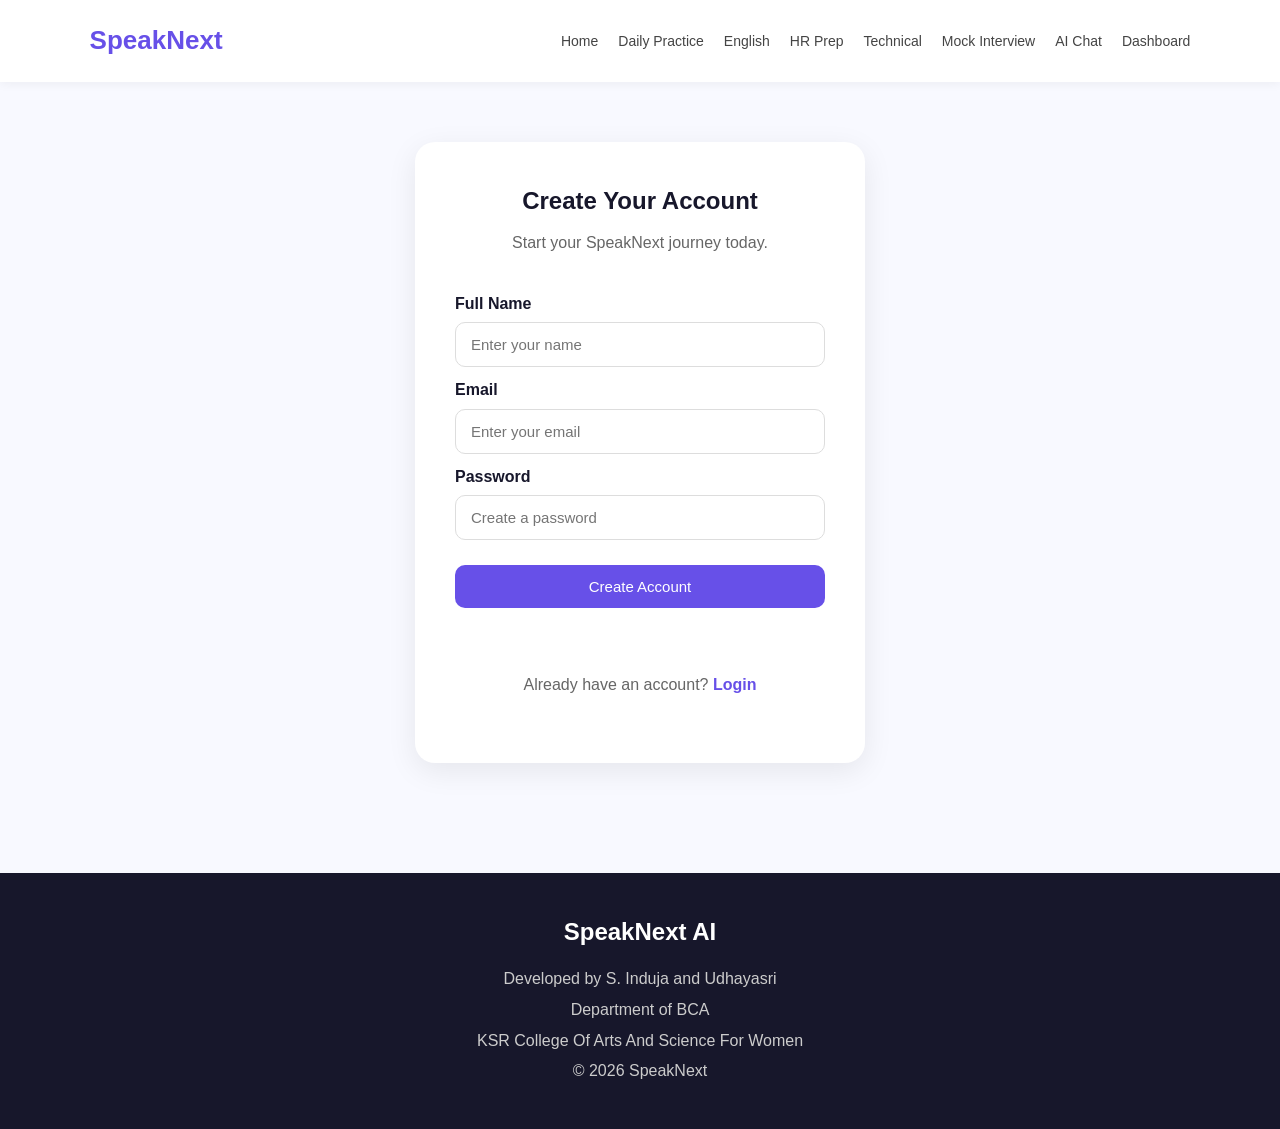
<file: frontend/pages/register.html>
<!DOCTYPE html>
<html lang="en">
<head>
    <meta charset="UTF-8">
    <meta name="viewport" content="width=device-width, initial-scale=1.0">
    <title>Create Account - SpeakNext AI</title>

    <link rel="stylesheet" href="../style.css">
</head>

<body>

    <header>
        <h2>SpeakNext</h2>

       <nav>
    <a href="../index.html">Home</a>
    <a href="daily-practice.html">Daily Practice</a>
    <a href="english.html">English</a>
    <a href="hr-prep.html">HR Prep</a>
    <a href="technical.html">Technical</a>
    <a href="mock-interview.html">Mock Interview</a>
    <a href="ai-chat.html">AI Chat</a>
    <a href="dashboard.html">Dashboard</a>
</nav>
    </header>

    <main>

        <section class="auth-container">

            <div class="auth-card">

                <h1>Create Your Account</h1>

                <p>Start your SpeakNext journey today.</p>

                <form id="registerForm">

                    <label for="name">Full Name</label>
                    <input
                        type="text"
                        id="name"
                        placeholder="Enter your name"
                        required
                    >

                    <label for="email">Email</label>
                    <input
                        type="email"
                        id="email"
                        placeholder="Enter your email"
                        required
                    >

                    <label for="password">Password</label>
                    <input
                        type="password"
                        id="password"
                        placeholder="Create a password"
                        required
                    >

                    <button type="submit">Create Account</button>

                </form>

                <p id="registerMessage"></p>

                <p>
                    Already have an account?
                    <a href="login.html">Login</a>
                </p>

            </div>

        </section>

    </main>

    <footer>
        <h2>SpeakNext AI</h2>
        <p>Developed by S. Induja and Udhayasri</p>
        <p>Department of BCA</p>
        <p>KSR College Of Arts And Science For Women</p>
        <p>© 2026 SpeakNext</p>
    </footer>

    <script src="../js/script.js"></script>

</body>
</html>
</file>
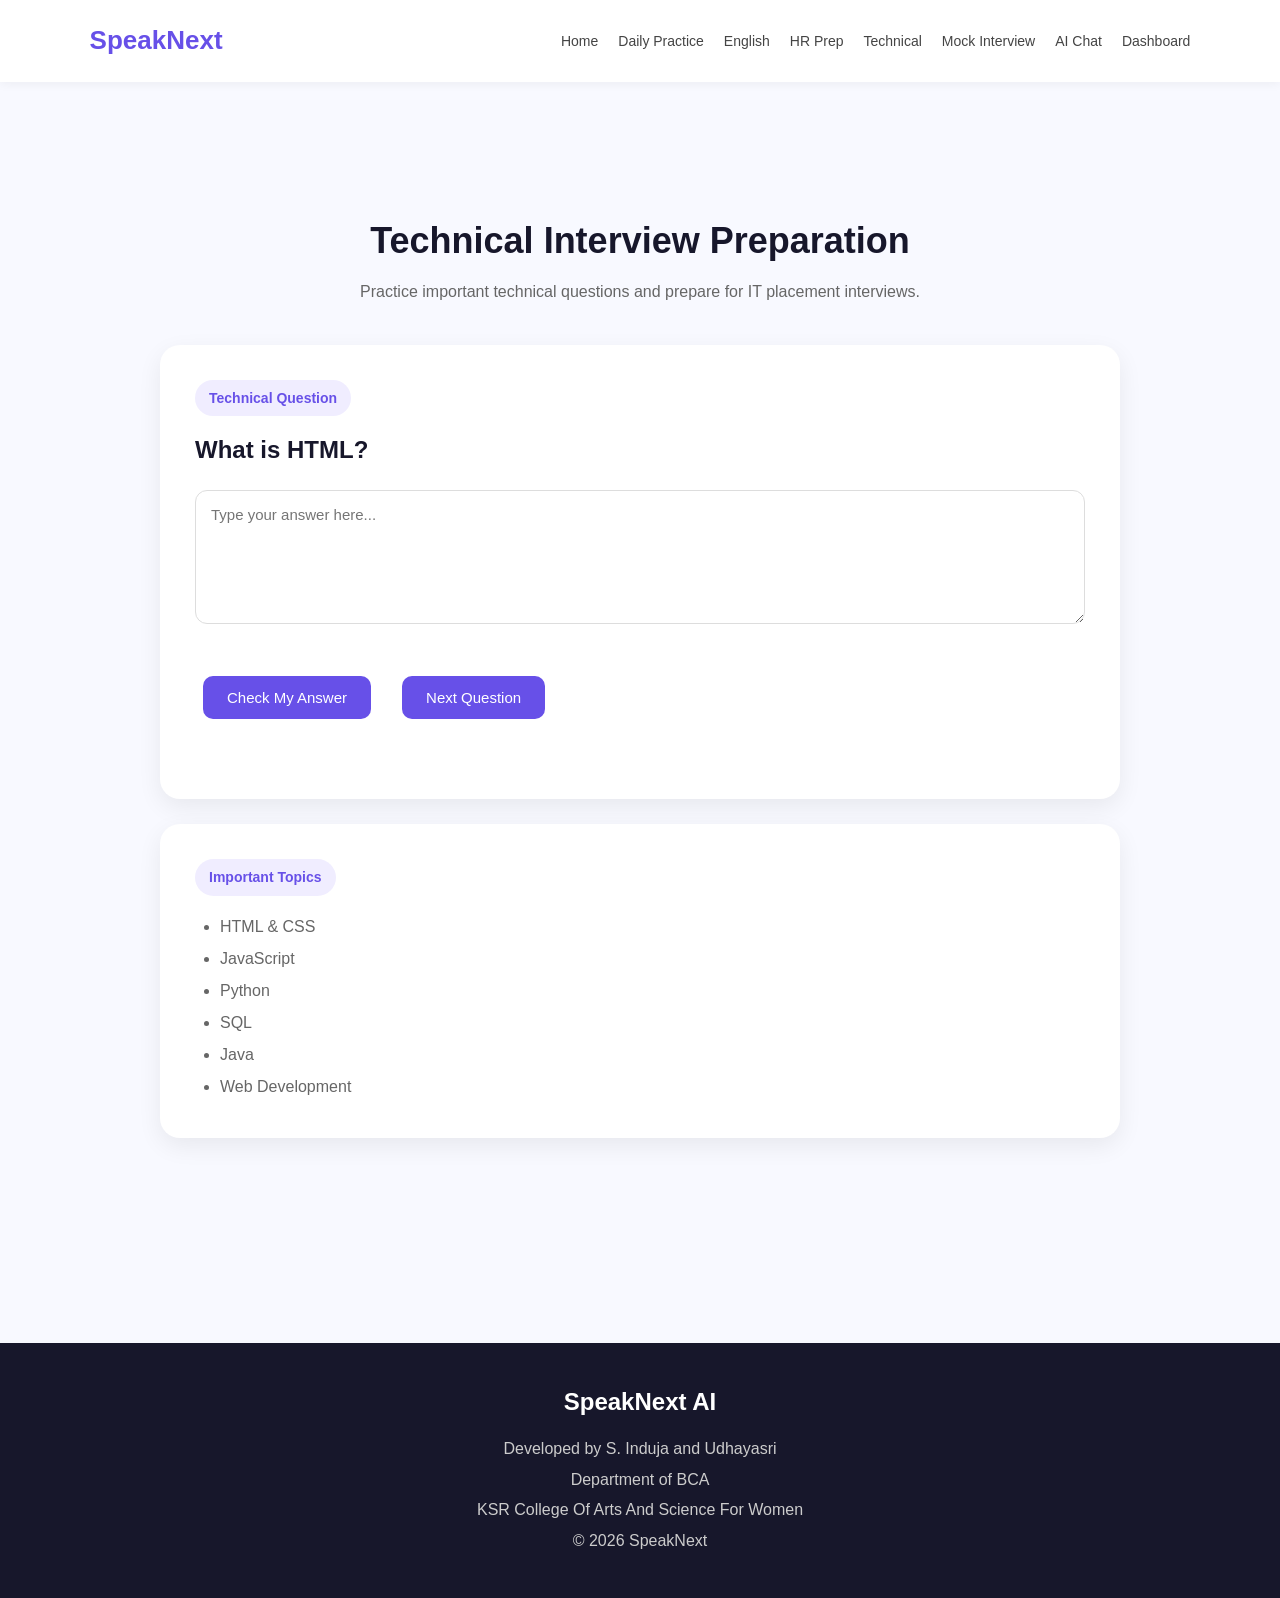
<file: frontend/pages/technical.html>
<!DOCTYPE html>
<html lang="en">

<head>
    <meta charset="UTF-8">
    <meta name="viewport" content="width=device-width, initial-scale=1.0">

    <title>Technical Prep - SpeakNext AI</title>

    <link rel="stylesheet" href="../style.css">
</head>

<body>

    <header>
        <h2>SpeakNext</h2>

        <nav>
    <a href="../index.html">Home</a>
    <a href="daily-practice.html">Daily Practice</a>
    <a href="english.html">English</a>
    <a href="hr-prep.html">HR Prep</a>
    <a href="technical.html">Technical</a>
    <a href="mock-interview.html">Mock Interview</a>
    <a href="ai-chat.html">AI Chat</a>
    <a href="dashboard.html">Dashboard</a>
</nav>
    </header>

    <main>

        <section class="technical-container">

            <h1>Technical Interview Preparation</h1>

            <p class="technical-intro">
                Practice important technical questions and prepare
                for IT placement interviews.
            </p>

            <div class="technical-card">

                <span class="technical-label">
                    Technical Question
                </span>

                <h2 id="technicalQuestion">
                    What is HTML?
                </h2>

                <textarea
                    id="technicalAnswer"
                    placeholder="Type your answer here..."
                    rows="6"></textarea>

                <div class="technical-buttons">

                    <button onclick="checkTechnicalAnswer()">
                        Check My Answer
                    </button>

                    <button onclick="nextTechnicalQuestion()">
                        Next Question
                    </button>

                </div>

                <p id="technicalFeedback"></p>

            </div>

            <div class="technical-card">

                <span class="technical-label">
                    Important Topics
                </span>

                <ul class="technical-list">
                    <li>HTML & CSS</li>
                    <li>JavaScript</li>
                    <li>Python</li>
                    <li>SQL</li>
                    <li>Java</li>
                    <li>Web Development</li>
                </ul>

            </div>

        </section>

    </main>

    <footer>

        <h2>SpeakNext AI</h2>

        <p>Developed by S. Induja and Udhayasri</p>
        <p>Department of BCA</p>
        <p>KSR College Of Arts And Science For Women</p>
        <p>© 2026 SpeakNext</p>

    </footer>

    <script src="../js/script.js"></script>

</body>
</html>
</file>
<file: frontend/style.css>
* {
    margin: 0;
    padding: 0;
    box-sizing: border-box;
}

body {
    font-family: Arial, sans-serif;
    background: #f8f9ff;
    color: #17172b;
    line-height: 1.6;
}

header {
    background: white;
    padding: 20px 7%;
    display: flex;
    align-items: center;
    justify-content: space-between;
    box-shadow: 0 2px 10px rgba(0, 0, 0, 0.05);
}

header h2 {
    color: #6750e8;
    font-size: 26px;
}

nav {
    display: flex;
    gap: 20px;
    flex-wrap: wrap;
}

nav a {
    text-decoration: none;
    color: #444;
    font-size: 14px;
}

nav a:hover {
    color: #6750e8;
}

main {
    padding: 60px 7%;
}

.hero {
    text-align: center;
    max-width: 900px;
    margin: auto;
}

.hero h1 {
    font-size: 52px;
    line-height: 1.15;
    margin-bottom: 25px;
}

.hero p {
    max-width: 700px;
    margin: auto;
    color: #666;
    font-size: 18px;
}

button {
    border: none;
    padding: 13px 24px;
    margin: 25px 8px;
    border-radius: 10px;
    background: #6750e8;
    color: white;
    font-size: 15px;
    cursor: pointer;
}

button:hover {
    opacity: 0.9;
}

.stats {
    margin: 70px 0;
    display: grid;
    grid-template-columns: repeat(4, 1fr);
    gap: 20px;
}

.stats div,
.features div,
.challenge,
.word {
    background: white;
    padding: 25px;
    border-radius: 18px;
    box-shadow: 0 5px 20px rgba(0, 0, 0, 0.06);
}

.stats div {
    text-align: center;
}

.stats h2 {
    color: #6750e8;
    font-size: 30px;
}

.stats p {
    color: #777;
}

.features {
    text-align: center;
}

.features > h2 {
    font-size: 32px;
    margin-bottom: 30px;
}

.features {
    display: grid;
    grid-template-columns: repeat(2, 1fr);
    gap: 25px;
}

.features > h2 {
    grid-column: 1 / -1;
}

.features div {
    text-align: left;
}

.features h3 {
    color: #6750e8;
    margin-bottom: 8px;
}

.features p {
    color: #666;
}

.challenge,
.word {
    margin-top: 35px;
}

.challenge h2,
.word h2 {
    color: #6750e8;
    margin-bottom: 10px;
}

.challenge h3,
.word h3 {
    margin-bottom: 8px;
}

.challenge p,
.word p {
    color: #666;
}

footer {
    margin-top: 50px;
    background: #17172b;
    color: white;
    text-align: center;
    padding: 40px 20px;
}

footer h2 {
    margin-bottom: 15px;
}

footer p {
    color: #ccc;
    margin: 5px;
}

@media (max-width: 900px) {

    header {
        flex-direction: column;
        gap: 15px;
    }

    nav {
        justify-content: center;
    }

    .hero h1 {
        font-size: 40px;
    }

    .stats {
        grid-template-columns: repeat(2, 1fr);
    }
}

@media (max-width: 600px) {

    main {
        padding: 40px 5%;
    }

    .hero h1 {
        font-size: 32px;
    }

    .stats,
    .features {
        grid-template-columns: 1fr;
    }
}
.auth-container {
    min-height: 65vh;
    display: flex;
    justify-content: center;
    align-items: center;
}

.auth-card {
    width: 100%;
    max-width: 450px;
    background: white;
    padding: 40px;
    border-radius: 20px;
    box-shadow: 0 8px 30px rgba(0, 0, 0, 0.08);
}

.auth-card h1 {
    text-align: center;
    margin-bottom: 10px;
}

.auth-card > p {
    text-align: center;
    color: #666;
    margin-bottom: 25px;
}

.auth-card form {
    display: flex;
    flex-direction: column;
}

.auth-card label {
    margin: 10px 0 6px;
    font-weight: 600;
}

.auth-card input {
    padding: 13px 15px;
    border: 1px solid #ddd;
    border-radius: 10px;
    font-size: 15px;
    outline: none;
}

.auth-card input:focus {
    border-color: #6750e8;
}

.auth-card button {
    width: 100%;
    margin: 25px 0 15px;
}

.auth-card a {
    color: #6750e8;
    text-decoration: none;
    font-weight: 600;
}

#loginMessage,
#registerMessage {
    text-align: center;
    font-weight: 600;
    min-height: 24px;
}
/* =========================
   DASHBOARD
========================= */

.dashboard-container {
    max-width: 1100px;
    margin: 0 auto;
    padding: 60px 20px;
}

.dashboard-container > h1 {
    font-size: 36px;
    margin-bottom: 10px;
}

.dashboard-container > p {
    color: #666;
    margin-bottom: 35px;
}

.dashboard-grid {
    display: grid;
    grid-template-columns: repeat(2, 1fr);
    gap: 25px;
}

.dashboard-card {
    background: white;
    padding: 30px;
    border-radius: 20px;
    box-shadow: 0 8px 25px rgba(0, 0, 0, 0.07);
    transition: transform 0.2s ease;
}

.dashboard-card:hover {
    transform: translateY(-5px);
}

.dashboard-card h3 {
    font-size: 21px;
    margin-bottom: 12px;
}

.dashboard-card p {
    color: #666;
    line-height: 1.6;
    min-height: 50px;
}

.dashboard-card button {
    margin-top: 15px;
}

.progress-section {
    background: white;
    margin-top: 30px;
    padding: 30px;
    border-radius: 20px;
    box-shadow: 0 8px 25px rgba(0, 0, 0, 0.07);
}

.progress-section h2 {
    margin-bottom: 15px;
}

.progress-bar {
    width: 100%;
    height: 12px;
    background: #eee;
    border-radius: 20px;
    overflow: hidden;
    margin-top: 15px;
}

.progress-fill {
    width: 20%;
    height: 100%;
    background: #6750e8;
    border-radius: 20px;
}


/* MOBILE */

@media (max-width: 768px) {

    .dashboard-grid {
        grid-template-columns: 1fr;
    }

    .dashboard-container > h1 {
        font-size: 28px;
    }

}
/* =========================
   DAILY PRACTICE
========================= */

.practice-container {
    max-width: 900px;
    margin: 0 auto;
    padding: 70px 20px;
    text-align: center;
}

.practice-container > h1 {
    font-size: 36px;
    margin-bottom: 10px;
}

.practice-container > p {
    color: #666;
    margin-bottom: 35px;
}

.practice-card {
    background: white;
    padding: 45px;
    border-radius: 22px;
    box-shadow: 0 8px 30px rgba(0, 0, 0, 0.08);
    text-align: left;
}

.practice-label {
    display: inline-block;
    background: #f0edff;
    color: #6750e8;
    padding: 7px 14px;
    border-radius: 20px;
    font-size: 14px;
    font-weight: 600;
    margin-bottom: 18px;
}

.practice-card h2 {
    font-size: 28px;
    margin-bottom: 15px;
}

.practice-card > p {
    color: #666;
    line-height: 1.7;
}

.practice-tip {
    background: #f8f8f8;
    padding: 18px;
    border-radius: 12px;
    margin: 25px 0;
    line-height: 1.6;
}

#practiceMessage {
    margin-top: 20px;
    font-weight: 600;
    text-align: center;
}

@media (max-width: 768px) {

    .practice-container > h1 {
        font-size: 28px;
    }

    .practice-card {
        padding: 25px;
    }

    .practice-card h2 {
        font-size: 23px;
    }
}
/* =========================
   ENGLISH LEARNING
========================= */

.english-container {
    max-width: 1000px;
    margin: 0 auto;
    padding: 70px 20px;
}

.english-container > h1 {
    text-align: center;
    font-size: 36px;
    margin-bottom: 10px;
}

.english-intro {
    text-align: center;
    color: #666;
    margin-bottom: 40px;
}

.english-card {
    background: white;
    padding: 35px;
    margin-bottom: 25px;
    border-radius: 20px;
    box-shadow: 0 8px 25px rgba(0, 0, 0, 0.07);
}

.english-label {
    display: inline-block;
    background: #f0edff;
    color: #6750e8;
    padding: 7px 14px;
    border-radius: 20px;
    font-size: 14px;
    font-weight: 600;
    margin-bottom: 15px;
}

.english-card h2 {
    margin-bottom: 15px;
}

.english-card p {
    color: #666;
    line-height: 1.7;
}

.grammar-options {
    display: flex;
    gap: 15px;
    margin-top: 20px;
    flex-wrap: wrap;
}

.grammar-options button {
    min-width: 120px;
}

#grammarResult,
#communicationTip {
    margin-top: 20px;
    font-weight: 600;
}

@media (max-width: 768px) {

    .english-container > h1 {
        font-size: 28px;
    }

    .english-card {
        padding: 25px;
    }

    .grammar-options {
        flex-direction: column;
    }

    .grammar-options button {
        width: 100%;
    }
}
/* =========================
   HR PREPARATION
========================= */

.hr-container {
    max-width: 1000px;
    margin: 0 auto;
    padding: 70px 20px;
}

.hr-container > h1 {
    text-align: center;
    font-size: 36px;
    margin-bottom: 10px;
}

.hr-intro {
    text-align: center;
    color: #666;
    margin-bottom: 40px;
}

.hr-card {
    background: white;
    padding: 35px;
    margin-bottom: 25px;
    border-radius: 20px;
    box-shadow: 0 8px 25px rgba(0, 0, 0, 0.07);
}

.hr-label {
    display: inline-block;
    background: #f0edff;
    color: #6750e8;
    padding: 7px 14px;
    border-radius: 20px;
    font-size: 14px;
    font-weight: 600;
    margin-bottom: 15px;
}

.hr-card h2 {
    margin-bottom: 15px;
}

.hr-card p {
    color: #666;
    line-height: 1.7;
}

#hrAnswer {
    width: 100%;
    box-sizing: border-box;
    padding: 15px;
    margin-top: 20px;
    border: 1px solid #ddd;
    border-radius: 12px;
    font-size: 15px;
    font-family: inherit;
    resize: vertical;
    outline: none;
}

#hrAnswer:focus {
    border-color: #6750e8;
}

.hr-buttons {
    display: flex;
    gap: 15px;
    margin-top: 20px;
    flex-wrap: wrap;
}

#hrFeedback {
    margin-top: 20px;
    font-weight: 600;
}

.hr-question-list {
    padding-left: 25px;
    color: #666;
    line-height: 2;
}

@media (max-width: 768px) {

    .hr-container > h1 {
        font-size: 28px;
    }

    .hr-card {
        padding: 25px;
    }

    .hr-buttons {
        flex-direction: column;
    }

    .hr-buttons button {
        width: 100%;
    }
}
.technical-container {
    max-width: 1000px;
    margin: 0 auto;
    padding: 70px 20px;
}

.technical-container > h1 {
    text-align: center;
    font-size: 36px;
    margin-bottom: 10px;
}

.technical-intro {
    text-align: center;
    color: #666;
    margin-bottom: 40px;
}

.technical-card {
    background: white;
    padding: 35px;
    margin-bottom: 25px;
    border-radius: 20px;
    box-shadow: 0 8px 25px rgba(0, 0, 0, 0.07);
}

.technical-label {
    display: inline-block;
    background: #f0edff;
    color: #6750e8;
    padding: 7px 14px;
    border-radius: 20px;
    font-size: 14px;
    font-weight: 600;
    margin-bottom: 15px;
}

.technical-card h2 {
    margin-bottom: 20px;
}

#technicalAnswer {
    width: 100%;
    box-sizing: border-box;
    padding: 15px;
    border: 1px solid #ddd;
    border-radius: 12px;
    font-size: 15px;
    font-family: inherit;
    resize: vertical;
    outline: none;
}

#technicalAnswer:focus {
    border-color: #6750e8;
}

.technical-buttons {
    display: flex;
    gap: 15px;
    margin-top: 20px;
    flex-wrap: wrap;
}

#technicalFeedback {
    margin-top: 20px;
    font-weight: 600;
}

.technical-list {
    padding-left: 25px;
    color: #666;
    line-height: 2;
}

@media (max-width: 768px) {

    .technical-container > h1 {
        font-size: 28px;
    }

    .technical-card {
        padding: 25px;
    }

    .technical-buttons {
        flex-direction: column;
    }

    .technical-buttons button {
        width: 100%;
    }
}
.mock-container {
    max-width: 1000px;
    margin: 0 auto;
    padding: 70px 20px;
}

.mock-container > h1 {
    text-align: center;
    font-size: 36px;
    margin-bottom: 10px;
}

.mock-intro {
    text-align: center;
    color: #666;
    margin-bottom: 40px;
}

.mock-card {
    background: white;
    padding: 35px;
    margin-bottom: 25px;
    border-radius: 20px;
    box-shadow: 0 8px 25px rgba(0, 0, 0, 0.07);
}

.mock-label {
    display: inline-block;
    background: #f0edff;
    color: #6750e8;
    padding: 7px 14px;
    border-radius: 20px;
    font-size: 14px;
    font-weight: 600;
    margin-bottom: 15px;
}

.mock-card h2 {
    margin-bottom: 15px;
}

.mock-card > p {
    color: #666;
    line-height: 1.7;
}

#mockAnswer {
    width: 100%;
    box-sizing: border-box;
    padding: 15px;
    margin-top: 20px;
    border: 1px solid #ddd;
    border-radius: 12px;
    font-size: 15px;
    font-family: inherit;
    resize: vertical;
    outline: none;
}

#mockAnswer:focus {
    border-color: #6750e8;
}

.mock-buttons {
    display: flex;
    gap: 15px;
    margin-top: 20px;
    flex-wrap: wrap;
}

#mockFeedback {
    margin-top: 20px;
    font-weight: 600;
}

.mock-tips {
    padding-left: 25px;
    color: #666;
    line-height: 2;
}

@media (max-width: 768px) {

    .mock-container > h1 {
        font-size: 28px;
    }

    .mock-card {
        padding: 25px;
    }

    .mock-buttons {
        flex-direction: column;
    }

    .mock-buttons button {
        width: 100%;
    }
}
.chat-container {
    max-width: 900px;
    margin: 0 auto;
    padding: 70px 20px;
}

.chat-container > h1 {
    text-align: center;
    font-size: 36px;
    margin-bottom: 10px;
}

.chat-intro {
    text-align: center;
    color: #666;
    margin-bottom: 40px;
}

.chat-card {
    background: white;
    border-radius: 20px;
    box-shadow: 0 8px 30px rgba(0, 0, 0, 0.08);
    overflow: hidden;
}

.chat-messages {
    min-height: 400px;
    max-height: 500px;
    overflow-y: auto;
    padding: 25px;
    background: #fafafa;
}

.bot-message,
.user-message {
    max-width: 75%;
    padding: 14px 18px;
    margin-bottom: 15px;
    border-radius: 15px;
    line-height: 1.6;
}

.bot-message {
    background: #f0edff;
    color: #333;
    margin-right: auto;
}

.user-message {
    background: #6750e8;
    color: white;
    margin-left: auto;
}

.chat-input-area {
    display: flex;
    gap: 12px;
    padding: 20px;
    border-top: 1px solid #eee;
}

#chatInput {
    flex: 1;
    padding: 14px 16px;
    border: 1px solid #ddd;
    border-radius: 12px;
    font-size: 15px;
    outline: none;
}

#chatInput:focus {
    border-color: #6750e8;
}

.chat-input-area button {
    padding: 12px 25px;
}

@media (max-width: 768px) {

    .chat-container > h1 {
        font-size: 28px;
    }

    .bot-message,
    .user-message {
        max-width: 90%;
    }

    .chat-input-area {
        flex-direction: column;
    }

    .chat-input-area button {
        width: 100%;
    }
}
.hero {
    min-height: 600px;
    display: flex;
    align-items: center;
    justify-content: center;
    text-align: center;
    padding: 80px 20px;
}

.hero-content {
    max-width: 850px;
}

.hero h1 {
    font-size: 58px;
    line-height: 1.15;
    margin-bottom: 25px;
}

.hero p {
    max-width: 750px;
    margin: 0 auto 30px;
    color: #666;
    font-size: 18px;
    line-height: 1.7;
}

.hero-buttons {
    display: flex;
    justify-content: center;
    gap: 15px;
    flex-wrap: wrap;
}

.hero-buttons a {
    text-decoration: none;
}

.secondary-button {
    background: white;
    color: #6750e8;
    border: 1px solid #6750e8;
}

.stats-section {
    max-width: 1100px;
    margin: 0 auto;
    padding: 20px;
    display: grid;
    grid-template-columns: repeat(4, 1fr);
    gap: 20px;
}

.stat-card {
    background: white;
    padding: 25px;
    text-align: center;
    border-radius: 18px;
    box-shadow: 0 8px 25px rgba(0, 0, 0, 0.06);
}

.stat-card h2 {
    color: #6750e8;
    font-size: 30px;
    margin-bottom: 8px;
}

.stat-card p {
    color: #666;
}

.features-section {
    max-width: 1100px;
    margin: 0 auto;
    padding: 90px 20px;
}

.features-section > h2 {
    text-align: center;
    font-size: 36px;
    margin-bottom: 10px;
}

.section-intro {
    text-align: center;
    color: #666;
    margin-bottom: 40px;
}

.features-grid {
    display: grid;
    grid-template-columns: repeat(2, 1fr);
    gap: 25px;
}

.feature-card {
    background: white;
    padding: 35px;
    border-radius: 20px;
    box-shadow: 0 8px 25px rgba(0, 0, 0, 0.07);
}

.feature-card h3 {
    font-size: 22px;
    margin-bottom: 15px;
}

.feature-card p {
    color: #666;
    line-height: 1.7;
    margin-bottom: 20px;
}

.feature-card a,
.word-card a {
    color: #6750e8;
    text-decoration: none;
    font-weight: 600;
}

.challenge-section,
.word-section {
    max-width: 1000px;
    margin: 0 auto;
    padding: 20px;
}

.challenge-card,
.word-card {
    background: white;
    padding: 40px;
    border-radius: 22px;
    box-shadow: 0 8px 30px rgba(0, 0, 0, 0.07);
    margin-bottom: 25px;
}

.challenge-card span,
.word-card span {
    display: inline-block;
    background: #f0edff;
    color: #6750e8;
    padding: 7px 14px;
    border-radius: 20px;
    font-size: 14px;
    font-weight: 600;
    margin-bottom: 15px;
}

.challenge-card h2,
.word-card h2 {
    font-size: 28px;
    margin-bottom: 15px;
}

.challenge-card p,
.word-card p {
    color: #666;
    line-height: 1.7;
    margin-bottom: 20px;
}

.motivation-section {
    text-align: center;
    padding: 90px 20px;
}

.motivation-section h2 {
    max-width: 750px;
    margin: 0 auto 15px;
    font-size: 30px;
}

.motivation-section p {
    color: #666;
}

.footer-content {
    max-width: 1100px;
    margin: 0 auto;
    padding: 50px 20px;
    display: grid;
    grid-template-columns: 2fr 1fr 1fr;
    gap: 40px;
}

.footer-content h3 {
    margin-bottom: 15px;
}

.footer-content p {
    color: #666;
    line-height: 1.7;
}

.footer-content a {
    display: block;
    color: #666;
    text-decoration: none;
    margin-bottom: 10px;
}

.footer-content a:hover,
.feature-card a:hover,
.word-card a:hover {
    color: #6750e8;
}

.footer-bottom {
    text-align: center;
    border-top: 1px solid #eee;
    padding: 25px 20px;
    color: #666;
}

.footer-bottom p {
    margin: 5px 0;
}

@media (max-width: 768px) {

    .hero {
        min-height: 500px;
        padding: 60px 20px;
    }

    .hero h1 {
        font-size: 38px;
    }

    .hero p {
        font-size: 16px;
    }

    .stats-section {
        grid-template-columns: repeat(2, 1fr);
    }

    .features-grid {
        grid-template-columns: 1fr;
    }

    .features-section > h2 {
        font-size: 28px;
    }

    .footer-content {
        grid-template-columns: 1fr;
        gap: 25px;
    }
}

@media (max-width: 480px) {

    .stats-section {
        grid-template-columns: 1fr;
    }

    .hero h1 {
        font-size: 32px;
    }
}
</file>
